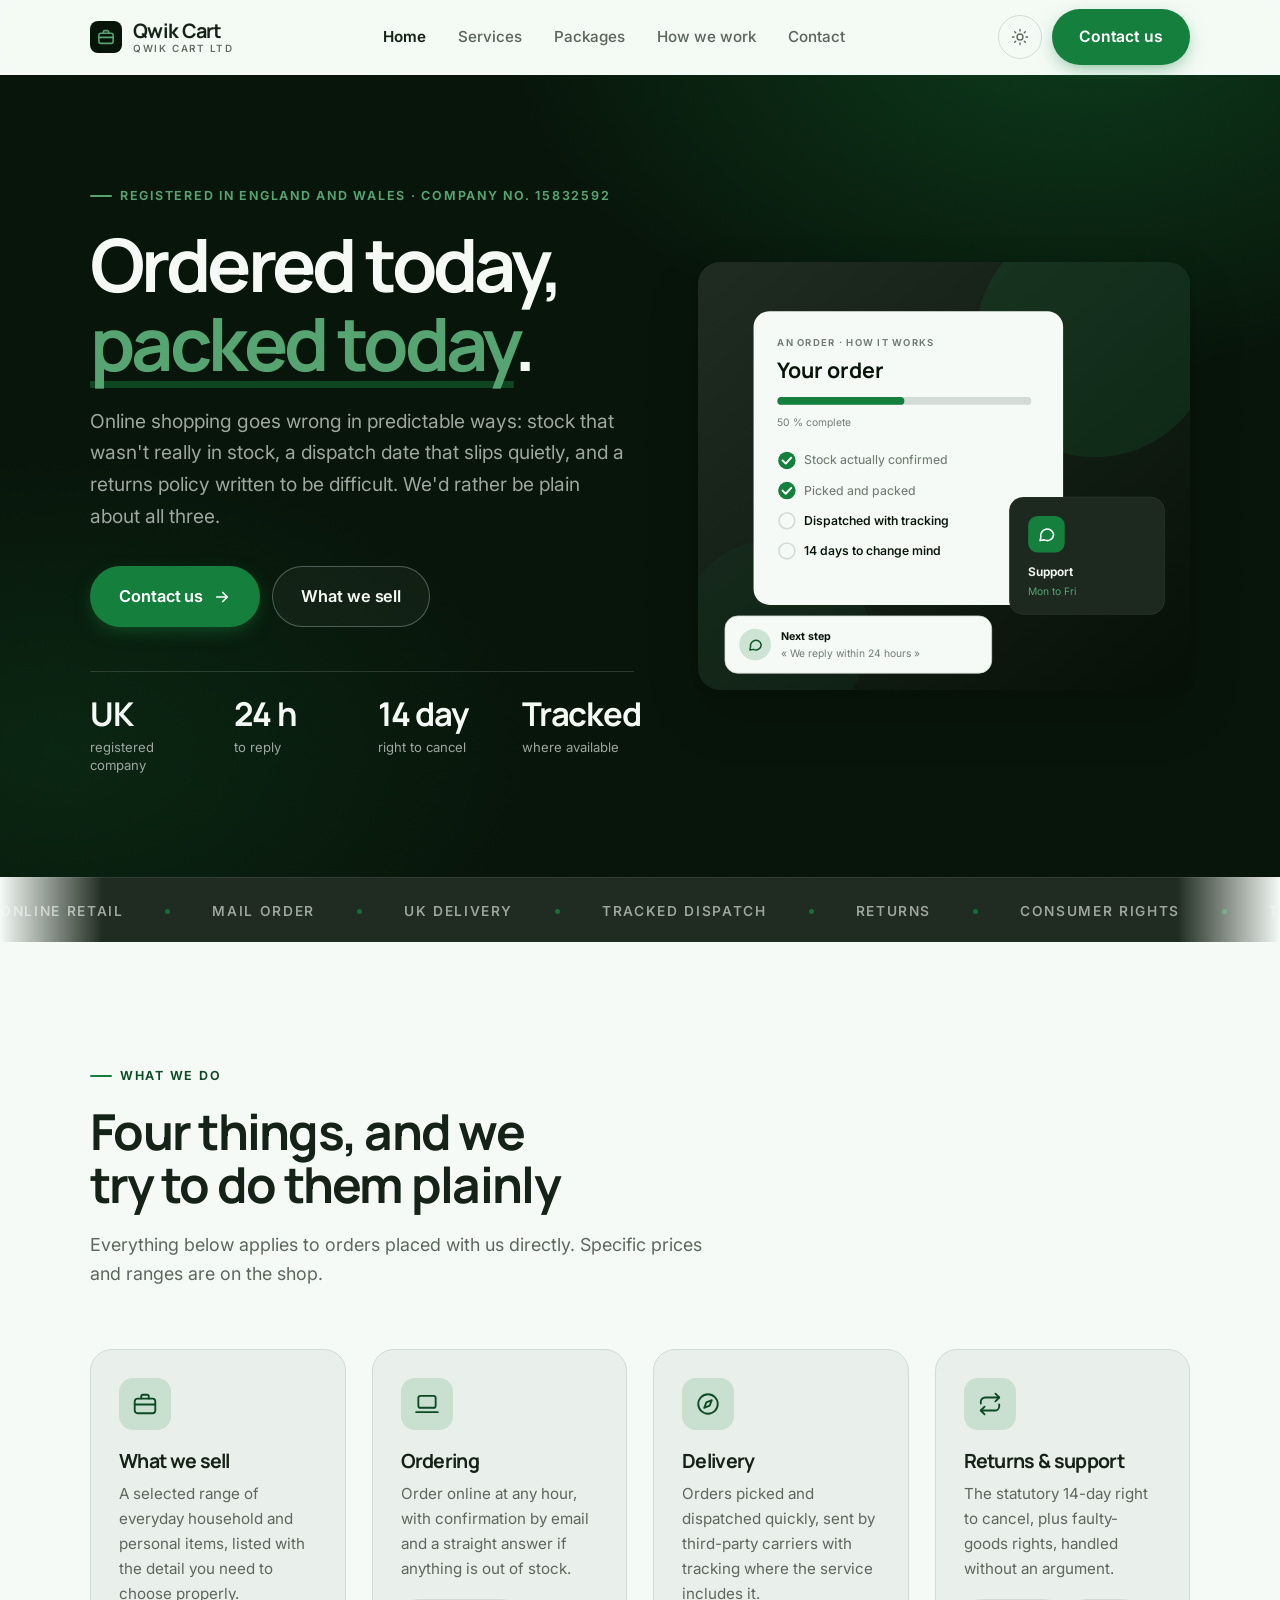
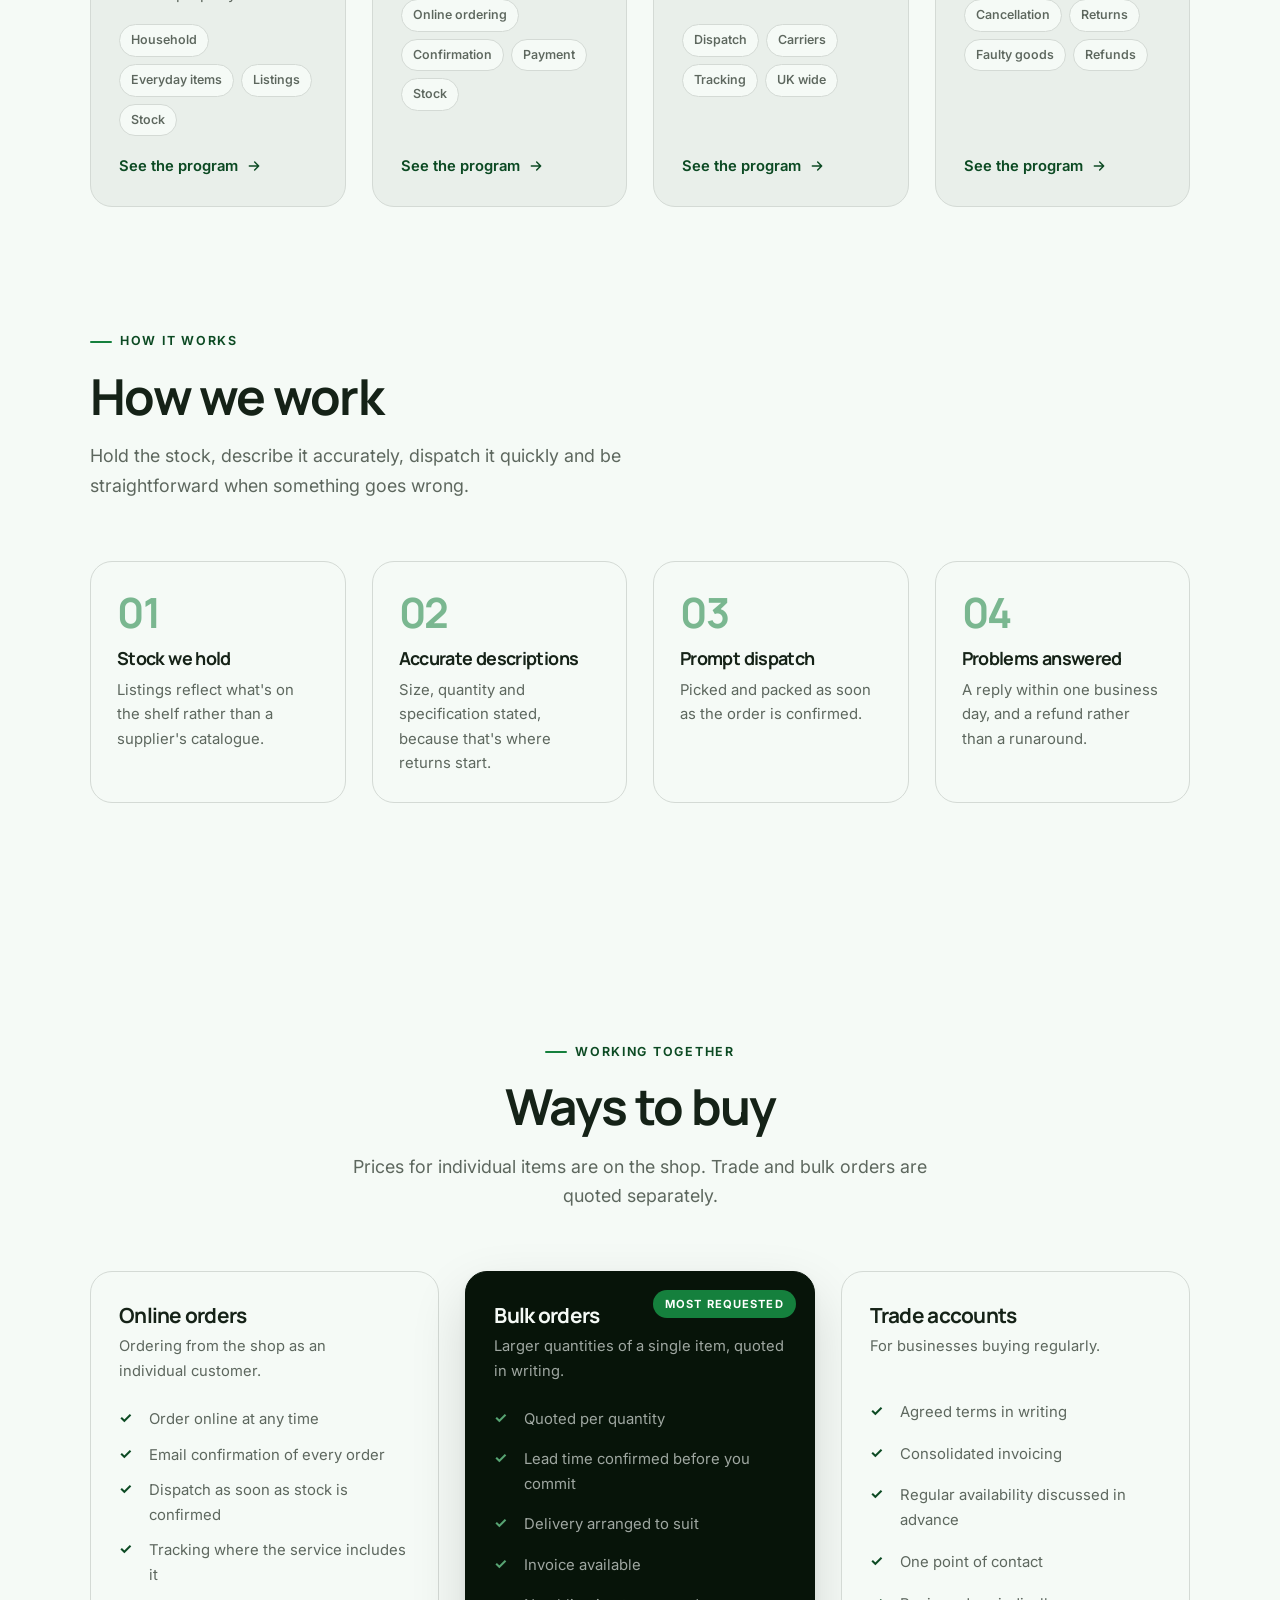
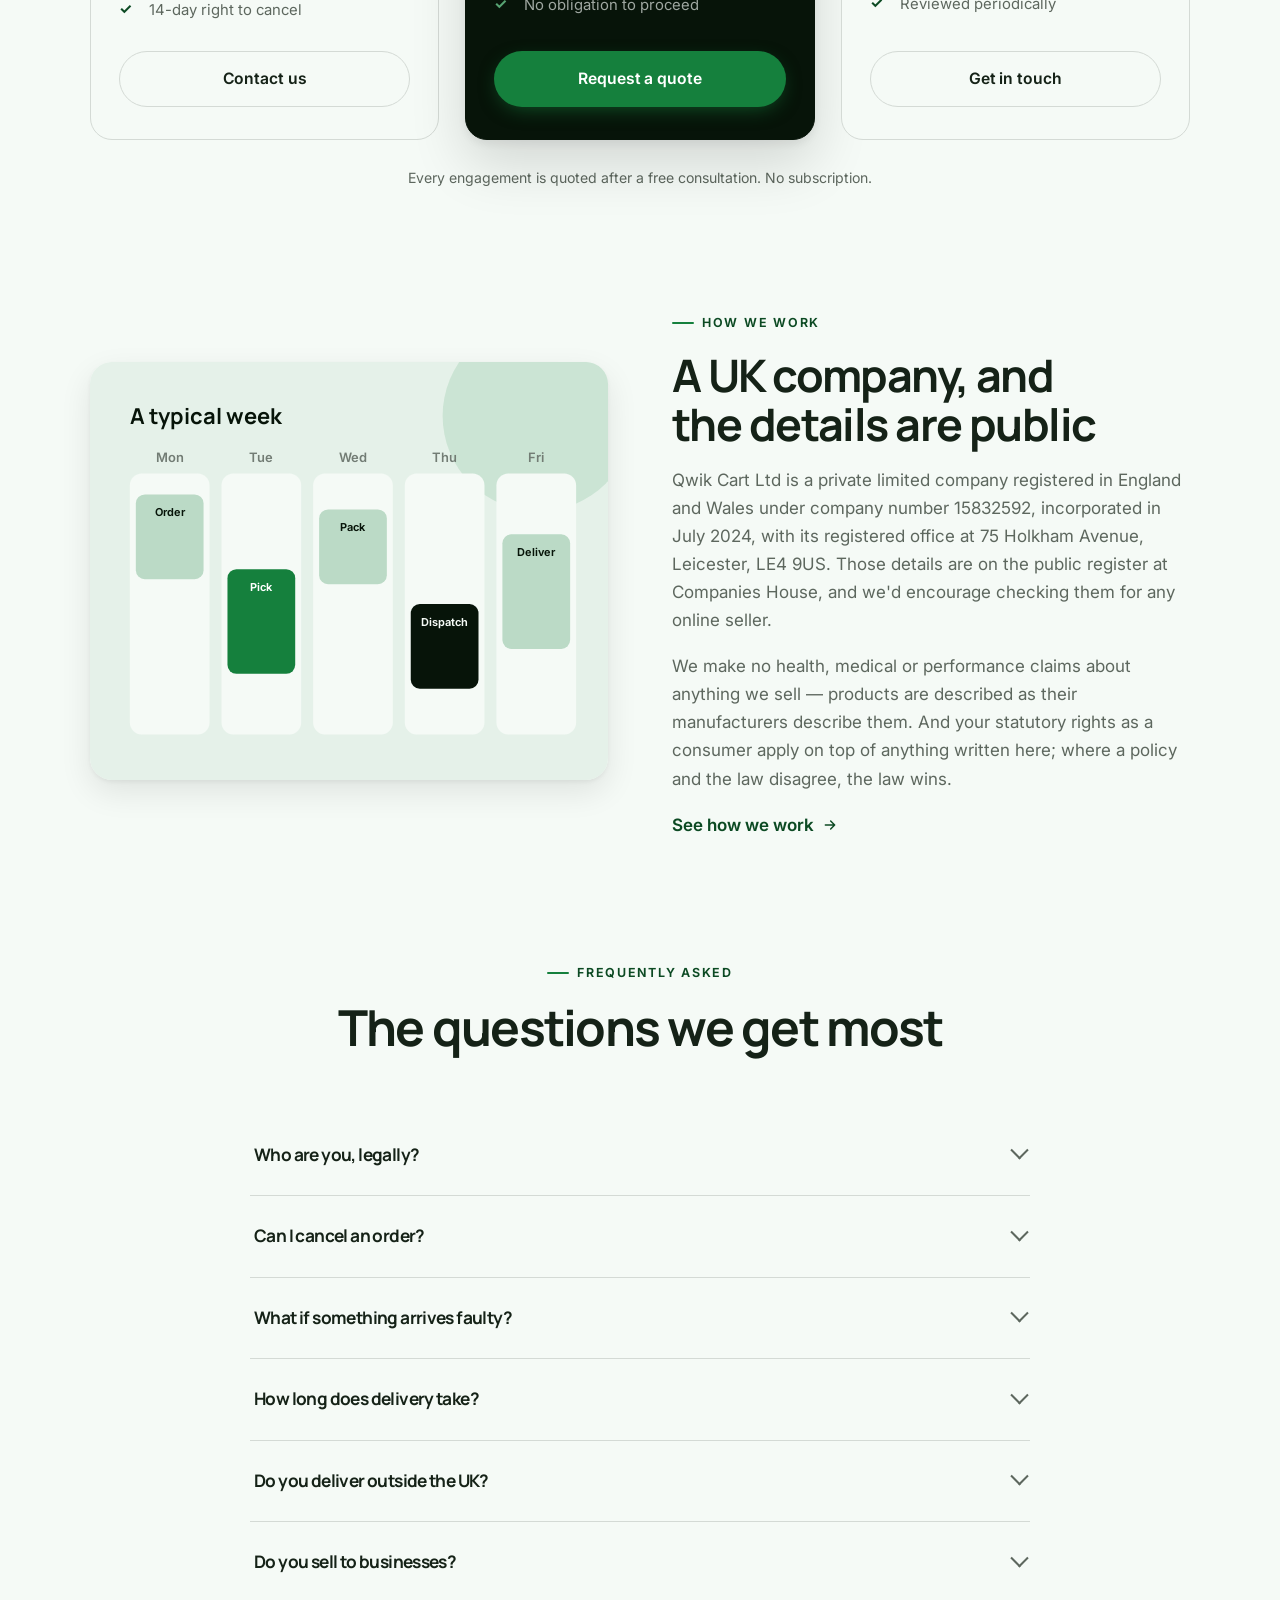
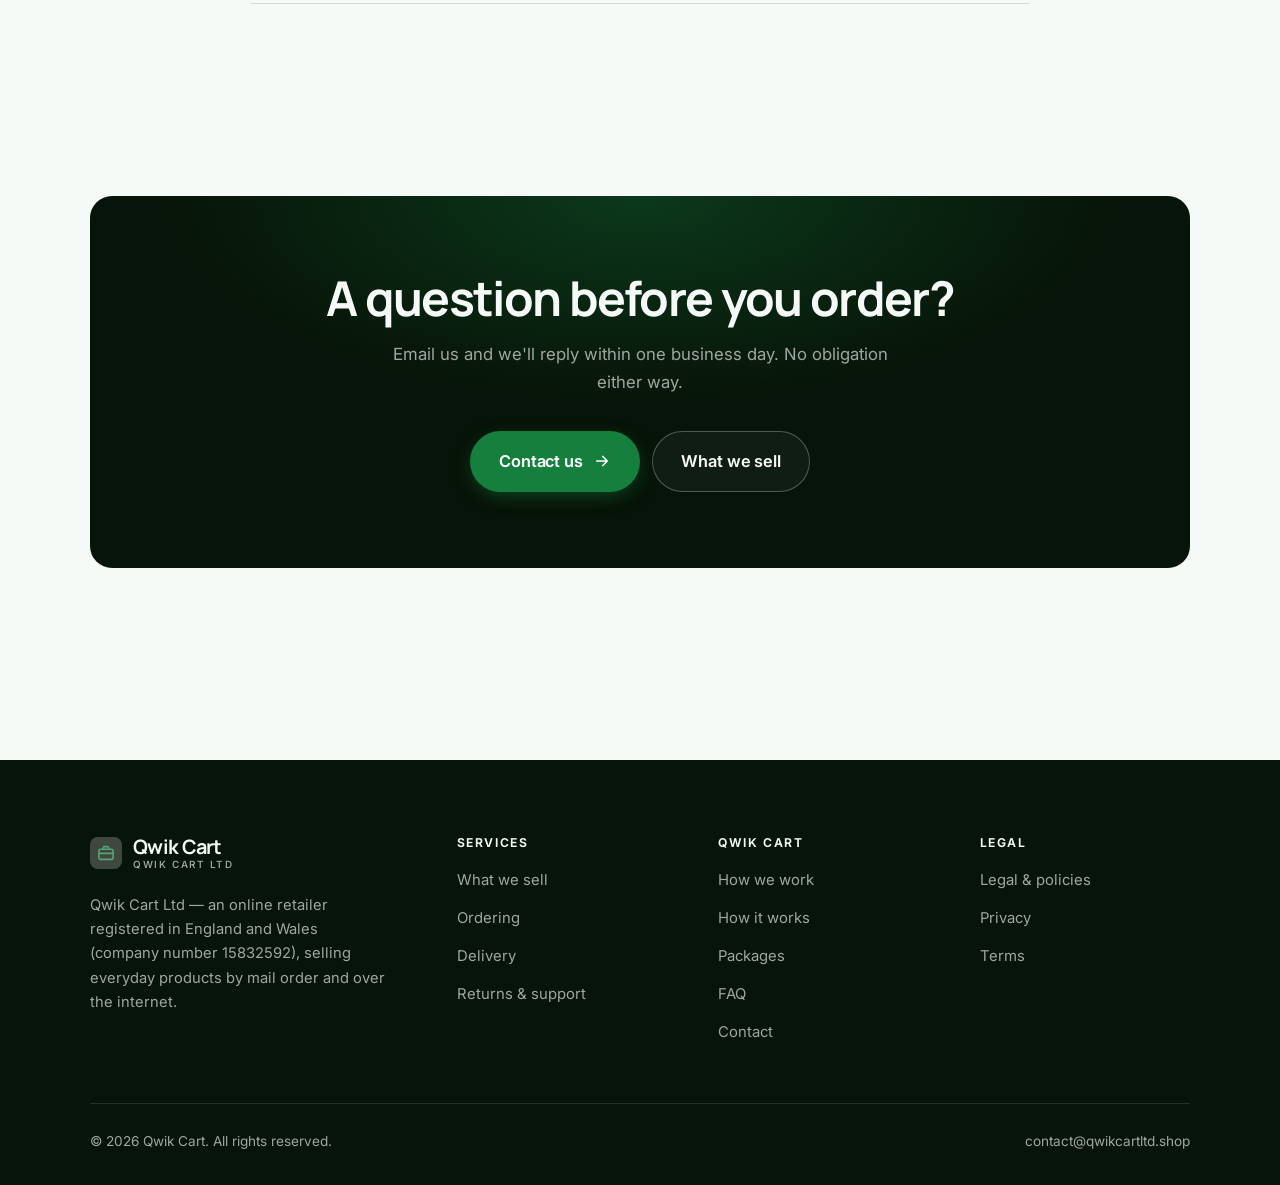
<file: index.html>
<!DOCTYPE html>
<html lang="en" class="no-js">
<head>
<meta charset="utf-8">
<meta name="viewport" content="width=device-width, initial-scale=1">
<title>Qwik Cart Ltd — online retail, delivered across the UK</title>
<meta name="description" content="Qwik Cart Ltd, an online retailer registered in England and Wales: everyday products ordered online, dispatched promptly, with clear delivery and returns.">
<link rel="canonical" href="https://qwikcartltd.shop/">

<meta property="og:type" content="website">
<meta property="og:url" content="https://qwikcartltd.shop/">
<meta property="og:site_name" content="Qwik Cart">
<meta property="og:locale" content="en_US">
<meta property="og:title" content="Qwik Cart Ltd — online retail, delivered across the UK">
<meta property="og:description" content="Qwik Cart Ltd, an online retailer registered in England and Wales: everyday products ordered online, dispatched promptly, with clear delivery and returns.">
<meta name="theme-color" content="#071409">

<link rel="icon" href="assets/img/favicon.svg" type="image/svg+xml">
<link rel="preconnect" href="https://fonts.googleapis.com">
<link rel="preconnect" href="https://fonts.gstatic.com" crossorigin>
<link rel="stylesheet" href="https://fonts.googleapis.com/css2?family=Manrope:wght@400..800&family=Inter:wght@400..700&display=swap">
<link rel="stylesheet" href="assets/css/style.css">

<!-- Thème appliqué avant le premier rendu (évite le flash) -->
<script>
document.documentElement.classList.remove('no-js');
(function(){try{var t=localStorage.getItem('site-theme');if(t){document.documentElement.setAttribute('data-theme',t);}}catch(e){}})();
</script>
<script type="application/ld+json">
{
  "@context": "https://schema.org",
  "@type": "Organization",
  "name": "Qwik Cart",
  "url": "https://qwikcartltd.shop/",
  "email": "contact@qwikcartltd.shop",
  "description": "Qwik Cart Ltd, an online retailer registered in England and Wales: everyday products ordered online, dispatched promptly, with clear delivery and returns.",
  "areaServed": "US",
  "knowsLanguage": "en"
}
</script>
</head>

<body>
<a class="skip-link" href="#main">Skip to main content</a>

<header class="site-header">
  <nav class="wrap nav" aria-label="Main navigation">
    <a class="brand" href="index.html">
      <svg class="brand__mark" viewBox="0 0 64 64" aria-hidden="true">
        <rect class="bm-bg" width="64" height="64" rx="16"/>
        <g class="bm-ic" transform="translate(14 14) scale(1.5)" fill="none" stroke-width="2.1" stroke-linecap="round" stroke-linejoin="round"><rect x="2.5" y="7" width="19" height="13.5" rx="2.5"/><path d="M8.5 7V5a1.5 1.5 0 0 1 1.5-1.5h4A1.5 1.5 0 0 1 15.5 5v2M2.5 12.5h19"/></g>
      </svg>
      <span>Qwik Cart<span class="brand__sub">Qwik Cart Ltd</span></span>
    </a>

    <ul class="nav__links" id="nav-links">
      <li><a href="index.html" aria-current="page">Home</a></li>
      <li><a href="programs.html">Services</a></li>
      <li><a href="index.html#pricing">Packages</a></li>
      <li><a href="about.html">How we work</a></li>
      <li><a href="contact.html">Contact</a></li>
      <li><a class="btn btn--primary" href="contact.html">Contact us</a></li>
    </ul>

    <div class="nav__cta">
      <button class="theme-toggle" type="button" aria-label="Switch to dark theme">
        <svg class="icon-sun" viewBox="0 0 24 24" fill="none" stroke="currentColor" stroke-width="1.8" stroke-linecap="round" aria-hidden="true"><circle cx="12" cy="12" r="4"/><path d="M12 2v2m0 16v2M2 12h2m16 0h2M4.9 4.9l1.4 1.4m11.4 11.4 1.4 1.4M19.1 4.9l-1.4 1.4M6.3 17.7l-1.4 1.4"/></svg>
        <svg class="icon-moon" viewBox="0 0 24 24" fill="none" stroke="currentColor" stroke-width="1.8" stroke-linecap="round" stroke-linejoin="round" aria-hidden="true"><path d="M21 12.8A9 9 0 1 1 11.2 3a7 7 0 0 0 9.8 9.8z"/></svg>
      </button>
      <a class="btn btn--primary" href="contact.html">Contact us</a>
      <button class="nav__toggle" type="button" aria-expanded="false" aria-controls="nav-links" aria-label="Open menu">
        <svg class="icon-open" viewBox="0 0 24 24" fill="none" stroke="currentColor" stroke-width="2" stroke-linecap="round" aria-hidden="true"><path d="M3 6h18M3 12h18M3 18h18"/></svg>
        <svg class="icon-close" viewBox="0 0 24 24" fill="none" stroke="currentColor" stroke-width="2" stroke-linecap="round" aria-hidden="true"><path d="M6 6l12 12M18 6L6 18"/></svg>
      </button>
    </div>
  </nav>
</header>

<main id="main">

<section class="hero">
  <div class="wrap hero__inner">
    <div>
      <span class="eyebrow hero__eyebrow">Registered in England and Wales · Company no. 15832592</span>
      <h1>Ordered today,<br> <em>packed today</em>.</h1>
      <p class="hero__lede">Online shopping goes wrong in predictable ways: stock that wasn't really in stock, a dispatch date that slips quietly, and a returns policy written to be difficult. We'd rather be plain about all three.</p>

      <div class="hero__actions">
        <a class="btn btn--primary btn--lg" href="contact.html">Contact us <svg viewBox="0 0 24 24" fill="none" stroke="currentColor" stroke-width="2.2" stroke-linecap="round" stroke-linejoin="round" aria-hidden="true"><path d="M5 12h14M13 6l6 6-6 6"/></svg></a>
        <a class="btn btn--on-dark btn--lg" href="programs.html">What we sell</a>
      </div>

      <ul class="hero__proof">
        <li><span class="stat__num">UK</span><span class="stat__label">registered company</span></li>
        <li><span class="stat__num">24 h</span><span class="stat__label">to reply</span></li>
        <li><span class="stat__num">14 day</span><span class="stat__label">right to cancel</span></li>
        <li><span class="stat__num">Tracked</span><span class="stat__label">where available</span></li>
      </ul>
    </div>

    <div class="hero__art">
      <svg viewBox="0 0 620 540" role="img" aria-label="How an order with Qwik Cart works, from stock confirmation to the right to cancel.">
        <defs>
          <linearGradient id="hbg" x1="0" y1="0" x2="1" y2="1">
            <stop offset="0" stop-color="#202c22"/><stop offset="1" stop-color="#061007"/>
          </linearGradient>
        </defs>
        <rect width="620" height="540" rx="22" fill="url(#hbg)"/>
        <circle cx="500" cy="96" r="150" fill="#15803d" opacity=".16"/>
        <circle cx="96" cy="470" r="120" fill="#15803d" opacity=".08"/>

        <g style="font-family: var(--font-body)">
          <!-- Carte programme -->
          <rect x="70" y="62" width="390" height="370" rx="20" fill="#f5faf6"/>
          <text x="100" y="106" font-size="12" font-weight="650" letter-spacing="1.6" fill="#727c74">AN ORDER · HOW IT WORKS</text>
          <text x="100" y="146" font-size="27" font-weight="700" fill="#071409" style="font-family: var(--font-display)">Your order</text>
          <rect x="100" y="170" width="320" height="10" rx="5" fill="#d4dad5"/>
          <rect x="100" y="170" width="160" height="10" rx="5" fill="#15803d"/>
          <text x="100" y="206" font-size="13" fill="#727c74">50 % complete</text>
          <circle cx="112" cy="250" r="11" fill="#15803d"/><path d="M106.5 250l4 4 7-7.5" fill="none" stroke="#ffffff" stroke-width="2.4" stroke-linecap="round" stroke-linejoin="round"/><text x="134" y="255" font-size="15.5" fill="#727c74" font-weight="450">Stock actually confirmed</text>
          <circle cx="112" cy="288" r="11" fill="#15803d"/><path d="M106.5 288l4 4 7-7.5" fill="none" stroke="#ffffff" stroke-width="2.4" stroke-linecap="round" stroke-linejoin="round"/><text x="134" y="293" font-size="15.5" fill="#727c74" font-weight="450">Picked and packed</text>
          <circle cx="112" cy="326" r="10" fill="none" stroke="#d4dad5" stroke-width="2"/><text x="134" y="331" font-size="15.5" fill="#071409" font-weight="560">Dispatched with tracking</text>
          <circle cx="112" cy="364" r="10" fill="none" stroke="#d4dad5" stroke-width="2"/><text x="134" y="369" font-size="15.5" fill="#071409" font-weight="560">14 days to change mind</text>

          <!-- Carte séance -->
          <rect x="392" y="296" width="196" height="148" rx="18" fill="#1d291f" stroke="#ffffff" stroke-opacity=".08"/>
          <rect x="416" y="320" width="46" height="46" rx="12" fill="#15803d"/>
          <g transform="translate(427 331)" fill="none" stroke="#ffffff" color="#ffffff" stroke-width="2" stroke-linecap="round" stroke-linejoin="round"><path d="M21 12a8 8 0 0 1-11.6 7.1L4 20l1-4.6A8 8 0 1 1 21 12z"/></g>
          <text x="416" y="396" font-size="15" font-weight="650" fill="#f5faf6">Support</text>
          <text x="416" y="420" font-size="13" fill="#57a473">Mon to Fri</text>

          <!-- Retour du coach -->
          <rect x="34" y="446" width="336" height="72" rx="16" fill="#f5faf6" stroke="#d4dad5"/>
          <circle cx="72" cy="482" r="20" fill="#cde4d5"/>
          <g transform="translate(62 472) scale(.84)" fill="none" stroke="#0e5328" stroke-width="2.2" stroke-linecap="round" stroke-linejoin="round"><path d="M21 12a8 8 0 0 1-11.6 7.1L4 20l1-4.6A8 8 0 1 1 21 12z"/></g>
          <text x="104" y="476" font-size="13.5" font-weight="700" fill="#071409">Next step</text>
          <text x="104" y="498" font-size="13" fill="#727c74">« We reply within 24 hours »</text>
        </g>
      </svg>
    </div>
  </div>
</section>

<div class="marquee" aria-hidden="true">
  <div class="marquee__track"><span>Online retail</span><span>Mail order</span><span>UK delivery</span><span>Tracked dispatch</span><span>Returns</span><span>Consumer rights</span><span>Trade enquiries</span><span>Bulk orders</span><span>Stock</span><span>Support</span><span>Online retail</span><span>Mail order</span><span>UK delivery</span><span>Tracked dispatch</span><span>Returns</span><span>Consumer rights</span><span>Trade enquiries</span><span>Bulk orders</span><span>Stock</span><span>Support</span></div>
</div>

<section class="section wrap" id="programs">
  <div class="section-head reveal">
    <span class="eyebrow">What we do</span>
    <h2>Four things, and we try to do them plainly</h2>
    <p>Everything below applies to orders placed with us directly. Specific prices and ranges are on the shop.</p>
  </div>
  <div class="grid grid--4 reveal-group">
    <a class="card" href="programs.html#range">
      <div class="card__icon"><svg viewBox="0 0 24 24" fill="none" stroke="currentColor" stroke-width="1.7" stroke-linecap="round" stroke-linejoin="round" aria-hidden="true"><rect x="2.5" y="7" width="19" height="13.5" rx="2.5"/><path d="M8.5 7V5a1.5 1.5 0 0 1 1.5-1.5h4A1.5 1.5 0 0 1 15.5 5v2M2.5 12.5h19"/></svg></div>
      <h3>What we sell</h3>
      <p>A selected range of everyday household and personal items, listed with the detail you need to choose properly.</p>
      <ul class="tags"><li>Household</li><li>Everyday items</li><li>Listings</li><li>Stock</li></ul>
      <span class="arrow-link">See the program <svg viewBox="0 0 24 24" fill="none" stroke="currentColor" stroke-width="2.2" stroke-linecap="round" stroke-linejoin="round" aria-hidden="true"><path d="M5 12h14M13 6l6 6-6 6"/></svg></span>
    </a>
    <a class="card" href="programs.html#ordering">
      <div class="card__icon"><svg viewBox="0 0 24 24" fill="none" stroke="currentColor" stroke-width="1.7" stroke-linecap="round" stroke-linejoin="round" aria-hidden="true"><rect x="4" y="4.5" width="16" height="11" rx="2"/><path d="M2 19.5h20"/></svg></div>
      <h3>Ordering</h3>
      <p>Order online at any hour, with confirmation by email and a straight answer if anything is out of stock.</p>
      <ul class="tags"><li>Online ordering</li><li>Confirmation</li><li>Payment</li><li>Stock</li></ul>
      <span class="arrow-link">See the program <svg viewBox="0 0 24 24" fill="none" stroke="currentColor" stroke-width="2.2" stroke-linecap="round" stroke-linejoin="round" aria-hidden="true"><path d="M5 12h14M13 6l6 6-6 6"/></svg></span>
    </a>
    <a class="card" href="programs.html#delivery">
      <div class="card__icon"><svg viewBox="0 0 24 24" fill="none" stroke="currentColor" stroke-width="1.7" stroke-linecap="round" stroke-linejoin="round" aria-hidden="true"><circle cx="12" cy="12" r="9"/><path d="M15.5 8.5 13.5 13.5 8.5 15.5 10.5 10.5z"/></svg></div>
      <h3>Delivery</h3>
      <p>Orders picked and dispatched quickly, sent by third-party carriers with tracking where the service includes it.</p>
      <ul class="tags"><li>Dispatch</li><li>Carriers</li><li>Tracking</li><li>UK wide</li></ul>
      <span class="arrow-link">See the program <svg viewBox="0 0 24 24" fill="none" stroke="currentColor" stroke-width="2.2" stroke-linecap="round" stroke-linejoin="round" aria-hidden="true"><path d="M5 12h14M13 6l6 6-6 6"/></svg></span>
    </a>
    <a class="card" href="programs.html#returns">
      <div class="card__icon"><svg viewBox="0 0 24 24" fill="none" stroke="currentColor" stroke-width="1.7" stroke-linecap="round" stroke-linejoin="round" aria-hidden="true"><path d="M17 2.5l3.5 3.5L17 9.5"/><path d="M3.5 11.5V10A4 4 0 0 1 7.5 6h13M7 21.5 3.5 18 7 14.5"/><path d="M20.5 12.5V14a4 4 0 0 1-4 4h-13"/></svg></div>
      <h3>Returns &amp; support</h3>
      <p>The statutory 14-day right to cancel, plus faulty-goods rights, handled without an argument.</p>
      <ul class="tags"><li>Cancellation</li><li>Returns</li><li>Faulty goods</li><li>Refunds</li></ul>
      <span class="arrow-link">See the program <svg viewBox="0 0 24 24" fill="none" stroke="currentColor" stroke-width="2.2" stroke-linecap="round" stroke-linejoin="round" aria-hidden="true"><path d="M5 12h14M13 6l6 6-6 6"/></svg></span>
    </a>
  </div>
</section>

<section class="section section--flush wrap" id="how-it-works">
  <div class="section-head reveal">
    <span class="eyebrow">How it works</span>
    <h2>How we work</h2>
    <p>Hold the stock, describe it accurately, dispatch it quickly and be straightforward when something goes wrong.</p>
  </div>
  <div class="grid grid--4 steps reveal-group">
    <article class="step">
      <h3>Stock we hold</h3>
      <p>Listings reflect what's on the shelf rather than a supplier's catalogue.</p>
    </article>
    <article class="step">
      <h3>Accurate descriptions</h3>
      <p>Size, quantity and specification stated, because that's where returns start.</p>
    </article>
    <article class="step">
      <h3>Prompt dispatch</h3>
      <p>Picked and packed as soon as the order is confirmed.</p>
    </article>
    <article class="step">
      <h3>Problems answered</h3>
      <p>A reply within one business day, and a refund rather than a runaround.</p>
    </article>
  </div>
</section>

<section class="section wrap" id="pricing">
  <div class="section-head section-head--center reveal">
    <span class="eyebrow">Working together</span>
    <h2>Ways to buy</h2>
    <p>Prices for individual items are on the shop. Trade and bulk orders are quoted separately.</p>
  </div>
  <div class="grid grid--3 plans reveal-group">
    <article class="plan">
      
      <h3>Online orders</h3>
      <p class="plan__desc">Ordering from the shop as an individual customer.</p>
      
      <ul class="plan__features">
        <li>Order online at any time</li>
        <li>Email confirmation of every order</li>
        <li>Dispatch as soon as stock is confirmed</li>
        <li>Tracking where the service includes it</li>
        <li>14-day right to cancel</li>
      </ul>
      <a class="btn btn--ghost btn--block" href="contact.html">Contact us</a>
    </article>
    <article class="plan plan--featured">
      <span class="plan__tag">Most requested</span>
      <h3>Bulk orders</h3>
      <p class="plan__desc">Larger quantities of a single item, quoted in writing.</p>
      
      <ul class="plan__features">
        <li>Quoted per quantity</li>
        <li>Lead time confirmed before you commit</li>
        <li>Delivery arranged to suit</li>
        <li>Invoice available</li>
        <li>No obligation to proceed</li>
      </ul>
      <a class="btn btn--primary btn--block" href="contact.html">Request a quote</a>
    </article>
    <article class="plan">
      
      <h3>Trade accounts</h3>
      <p class="plan__desc">For businesses buying regularly.</p>
      
      <ul class="plan__features">
        <li>Agreed terms in writing</li>
        <li>Consolidated invoicing</li>
        <li>Regular availability discussed in advance</li>
        <li>One point of contact</li>
        <li>Reviewed periodically</li>
      </ul>
      <a class="btn btn--ghost btn--block" href="contact.html">Get in touch</a>
    </article>
  </div>
  <p class="plans-note">Every engagement is quoted after a free consultation. No subscription.</p>
</section>

<section class="section section--flush wrap">
  <div class="split reveal">
    <div class="split__art">
      <svg viewBox="0 0 520 420" role="img" aria-label="Example of a typical week: Order, Pick, Pack, Dispatch, Deliver.">
        <rect width="520" height="420" rx="20" fill="#e5f1e9"/>
        <circle cx="450" cy="54" r="96" fill="#15803d" opacity=".12"/>
        <g style="font-family: var(--font-body)">
        <text x="40" y="62" font-size="22" font-weight="700" fill="#071409" style="font-family: var(--font-display)">A typical week</text>
        <text x="80" y="100" text-anchor="middle" font-size="13" font-weight="600" fill="#727c74">Mon</text>
        <rect x="40" y="112" width="80" height="262" rx="12" fill="#f5faf6"/>
        <rect x="46" y="133" width="68" height="85" rx="9" fill="#bbdac6"/>
        <text x="80" y="155" text-anchor="middle" font-size="11" font-weight="650" fill="#071409">Order</text>
        <text x="172" y="100" text-anchor="middle" font-size="13" font-weight="600" fill="#727c74">Tue</text>
        <rect x="132" y="112" width="80" height="262" rx="12" fill="#f5faf6"/>
        <rect x="138" y="208" width="68" height="105" rx="9" fill="#15803d"/>
        <text x="172" y="230" text-anchor="middle" font-size="11" font-weight="650" fill="#ffffff">Pick</text>
        <text x="264" y="100" text-anchor="middle" font-size="13" font-weight="600" fill="#727c74">Wed</text>
        <rect x="224" y="112" width="80" height="262" rx="12" fill="#f5faf6"/>
        <rect x="230" y="148" width="68" height="75" rx="9" fill="#bbdac6"/>
        <text x="264" y="170" text-anchor="middle" font-size="11" font-weight="650" fill="#071409">Pack</text>
        <text x="356" y="100" text-anchor="middle" font-size="13" font-weight="600" fill="#727c74">Thu</text>
        <rect x="316" y="112" width="80" height="262" rx="12" fill="#f5faf6"/>
        <rect x="322" y="243" width="68" height="85" rx="9" fill="#071409"/>
        <text x="356" y="265" text-anchor="middle" font-size="11" font-weight="650" fill="#f5faf6">Dispatch</text>
        <text x="448" y="100" text-anchor="middle" font-size="13" font-weight="600" fill="#727c74">Fri</text>
        <rect x="408" y="112" width="80" height="262" rx="12" fill="#f5faf6"/>
        <rect x="414" y="173" width="68" height="115" rx="9" fill="#bbdac6"/>
        <text x="448" y="195" text-anchor="middle" font-size="11" font-weight="650" fill="#071409">Deliver</text>
        </g>
      </svg>
    </div>
    <div>
      <span class="eyebrow">How we work</span>
      <h2>A UK company, and the details are public</h2>
      <p>Qwik Cart Ltd is a private limited company registered in England and Wales under company number 15832592, incorporated in July 2024, with its registered office at 75 Holkham Avenue, Leicester, LE4 9US. Those details are on the public register at Companies House, and we'd encourage checking them for any online seller.</p>
      <p>We make no health, medical or performance claims about anything we sell — products are described as their manufacturers describe them. And your statutory rights as a consumer apply on top of anything written here; where a policy and the law disagree, the law wins.</p>
      <p><a class="arrow-link" href="about.html">See how we work <svg viewBox="0 0 24 24" fill="none" stroke="currentColor" stroke-width="2.2" stroke-linecap="round" stroke-linejoin="round" aria-hidden="true"><path d="M5 12h14M13 6l6 6-6 6"/></svg></a></p>
    </div>
  </div>
</section>

<section class="section section--flush wrap" id="faq">
  <div class="section-head section-head--center reveal">
    <span class="eyebrow">Frequently asked</span>
    <h2>The questions we get most</h2>
  </div>
  <div class="faq reveal">
    <details>
      <summary>Who are you, legally?</summary>
      <p>Qwik Cart Ltd, registered in England and Wales, company number 15832592, registered office 75 Holkham Avenue, Leicester, LE4 9US. All of it is verifiable on the Companies House register.</p>
    </details>
    <details>
      <summary>Can I cancel an order?</summary>
      <p>If you're buying as a consumer, yes — you have 14 days from delivery to cancel most orders under the Consumer Contracts Regulations 2013, and we don't make that difficult.</p>
    </details>
    <details>
      <summary>What if something arrives faulty?</summary>
      <p>You have separate rights for faulty or misdescribed goods, independent of the 14-day cancellation right. Email us and we'll sort it rather than quoting policy at you.</p>
    </details>
    <details>
      <summary>How long does delivery take?</summary>
      <p>[YOUR TYPICAL DELIVERY TIMES]. Delivery is by third-party carriers, so we give realistic ranges rather than promising a specific hour.</p>
    </details>
    <details>
      <summary>Do you deliver outside the UK?</summary>
      <p>[YOUR POSITION ON INTERNATIONAL DELIVERY]. Ask us before ordering if you're outside UK mainland.</p>
    </details>
    <details>
      <summary>Do you sell to businesses?</summary>
      <p>Yes — bulk orders and trade accounts are quoted separately. Tell us the item and quantity and we'll come back in writing.</p>
    </details>
  </div>
</section>

<section class="wrap section--tight">
  <div class="cta-band reveal">
    <h2>A question before you order?</h2>
    <p>Email us and we'll reply within one business day. No obligation either way.</p>
    <div class="hero__actions">
      <a class="btn btn--primary btn--lg" href="contact.html">Contact us <svg viewBox="0 0 24 24" fill="none" stroke="currentColor" stroke-width="2.2" stroke-linecap="round" stroke-linejoin="round" aria-hidden="true"><path d="M5 12h14M13 6l6 6-6 6"/></svg></a>
      <a class="btn btn--on-dark btn--lg" href="programs.html">What we sell</a>
    </div>
  </div>
</section>

</main>

<footer class="site-footer">
  <div class="wrap">
    <div class="footer__grid">
      <div class="footer__brand">
        <a class="brand" href="index.html">
          <svg class="brand__mark" viewBox="0 0 64 64" aria-hidden="true">
        <rect class="bm-bg" width="64" height="64" rx="16"/>
        <g class="bm-ic" transform="translate(14 14) scale(1.5)" fill="none" stroke-width="2.1" stroke-linecap="round" stroke-linejoin="round"><rect x="2.5" y="7" width="19" height="13.5" rx="2.5"/><path d="M8.5 7V5a1.5 1.5 0 0 1 1.5-1.5h4A1.5 1.5 0 0 1 15.5 5v2M2.5 12.5h19"/></g>
      </svg>
          <span>Qwik Cart<span class="brand__sub">Qwik Cart Ltd</span></span>
        </a>
        <p>Qwik Cart Ltd — an online retailer registered in England and Wales (company number 15832592), selling everyday products by mail order and over the internet.</p>
      </div>

      <div class="footer__col">
        <h4>Services</h4>
        <ul>
          <li><a href="programs.html#range">What we sell</a></li>
          <li><a href="programs.html#ordering">Ordering</a></li>
          <li><a href="programs.html#delivery">Delivery</a></li>
          <li><a href="programs.html#returns">Returns &amp; support</a></li>
        </ul>
      </div>

      <div class="footer__col">
        <h4>Qwik Cart</h4>
        <ul>
          <li><a href="about.html">How we work</a></li>
          <li><a href="index.html#how-it-works">How it works</a></li>
          <li><a href="index.html#pricing">Packages</a></li>
          <li><a href="index.html#faq">FAQ</a></li>
          <li><a href="contact.html">Contact</a></li>
        </ul>
      </div>

      <div class="footer__col">
        <h4>Legal</h4>
        <ul>
          <li><a href="legal.html">Legal &amp; policies</a></li>
          <li><a href="legal.html#privacy">Privacy</a></li>
          <li><a href="legal.html#terms">Terms</a></li>
        </ul>
      </div>
    </div>

    <div class="footer__bottom">
      <p>© <span data-year>2026</span> Qwik Cart. All rights reserved.</p>
      <p><a href="mailto:contact@qwikcartltd.shop">contact@qwikcartltd.shop</a></p>
    </div>
  </div>
</footer>

<script src="assets/js/main.js" defer></script>
</body>
</html>
</file>
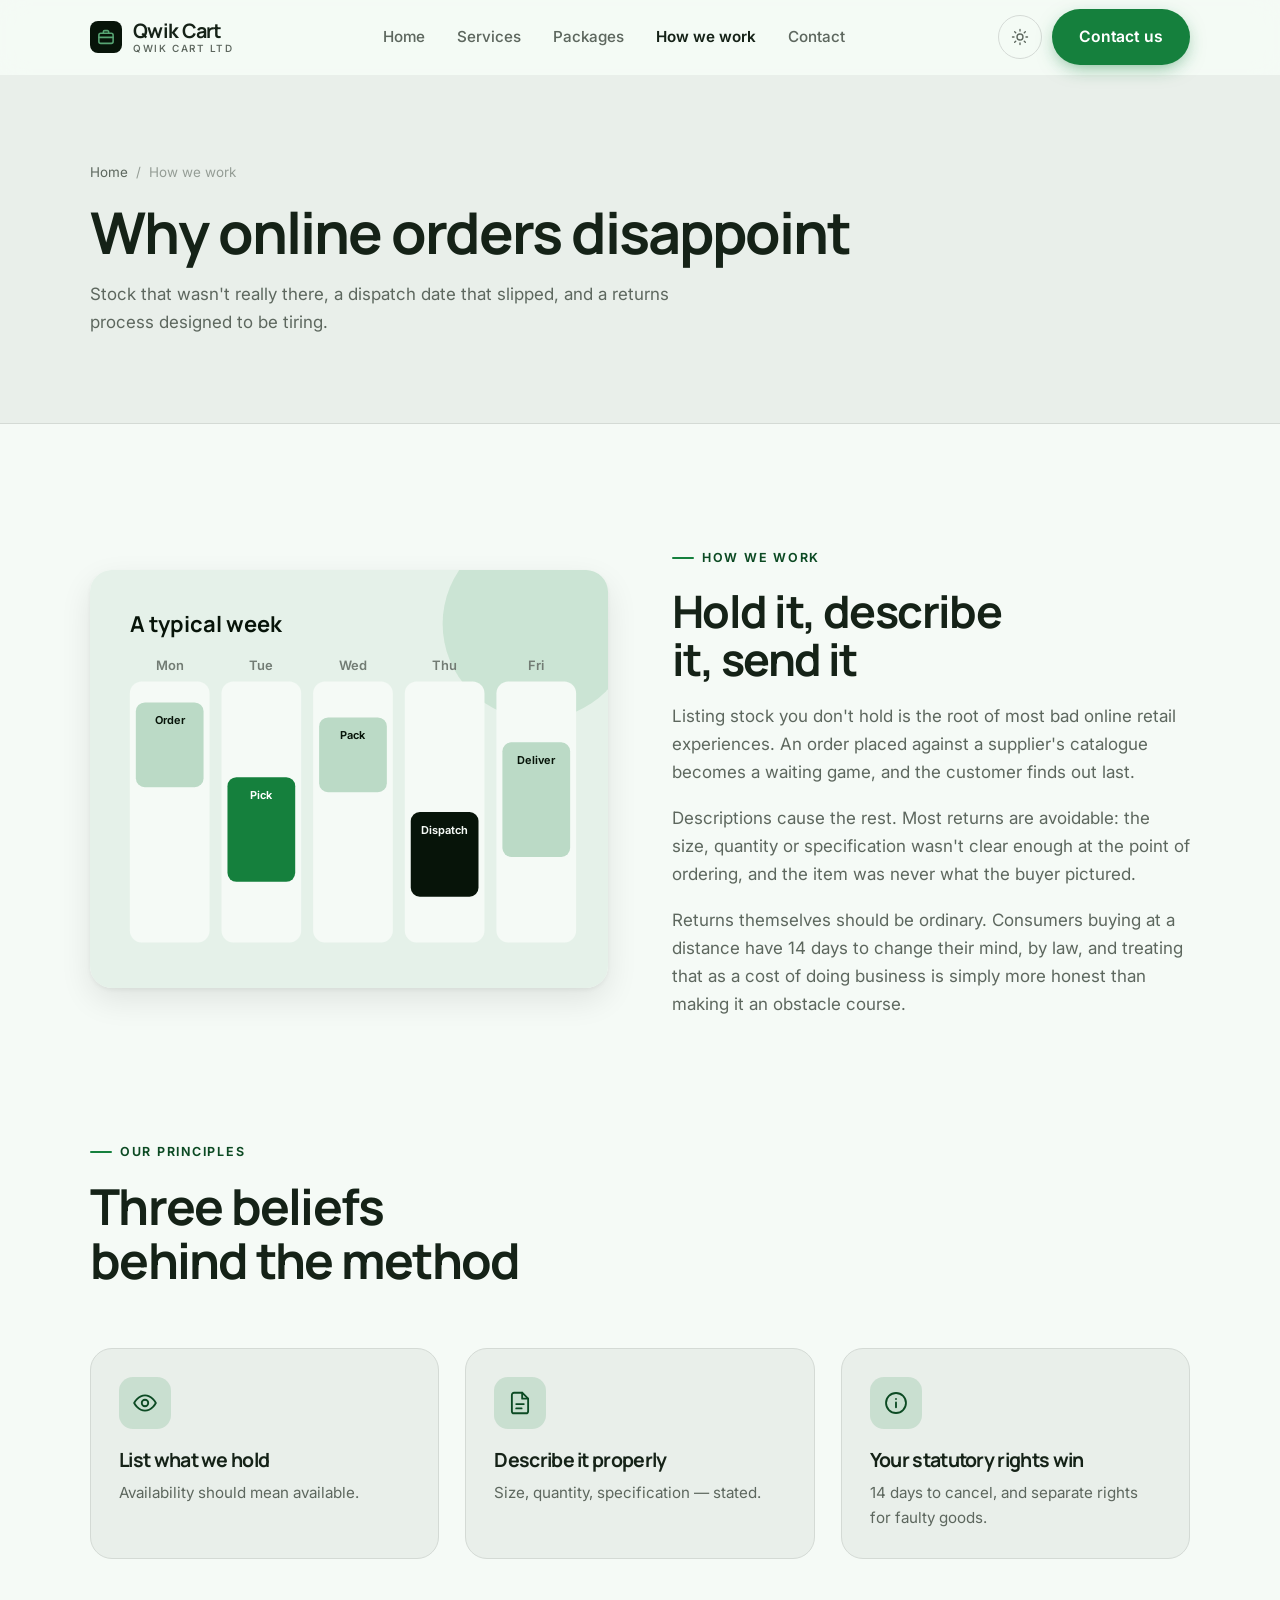
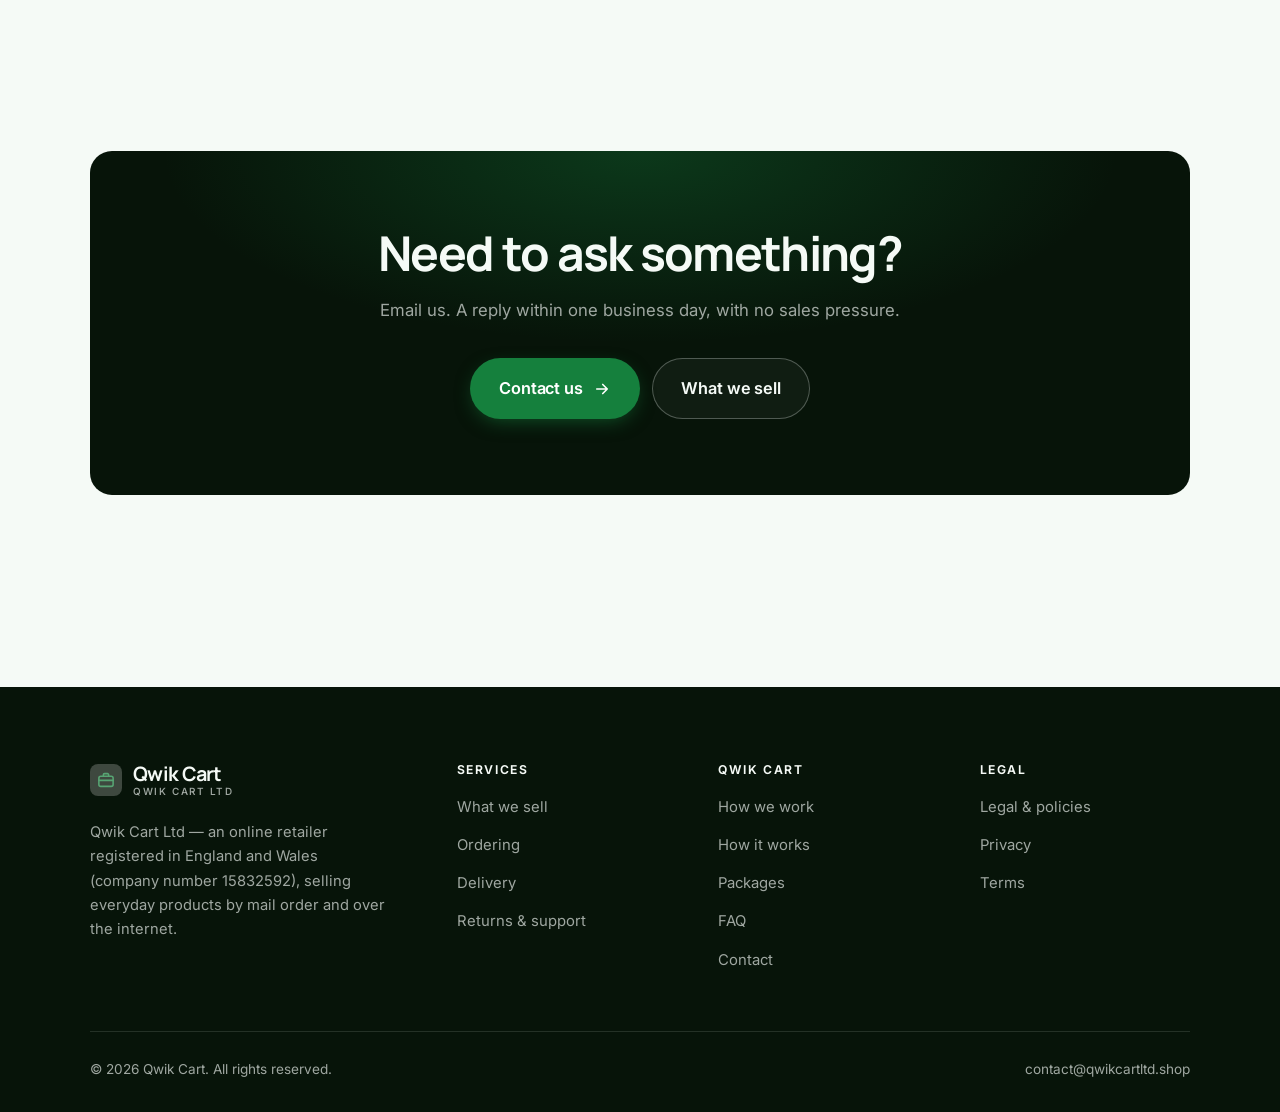
<file: about.html>
<!DOCTYPE html>
<html lang="en" class="no-js">
<head>
<meta charset="utf-8">
<meta name="viewport" content="width=device-width, initial-scale=1">
<title>How we work — Qwik Cart</title>
<meta name="description" content="About Qwik Cart Ltd, an online retailer registered in England and Wales, company number 15832592.">
<link rel="canonical" href="https://qwikcartltd.shop/about.html">

<meta property="og:type" content="website">
<meta property="og:url" content="https://qwikcartltd.shop/about.html">
<meta property="og:site_name" content="Qwik Cart">
<meta property="og:locale" content="en_US">
<meta property="og:title" content="How we work — Qwik Cart">
<meta property="og:description" content="About Qwik Cart Ltd, an online retailer registered in England and Wales, company number 15832592.">
<meta name="theme-color" content="#071409">

<link rel="icon" href="assets/img/favicon.svg" type="image/svg+xml">
<link rel="preconnect" href="https://fonts.googleapis.com">
<link rel="preconnect" href="https://fonts.gstatic.com" crossorigin>
<link rel="stylesheet" href="https://fonts.googleapis.com/css2?family=Manrope:wght@400..800&family=Inter:wght@400..700&display=swap">
<link rel="stylesheet" href="assets/css/style.css">

<!-- Thème appliqué avant le premier rendu (évite le flash) -->
<script>
document.documentElement.classList.remove('no-js');
(function(){try{var t=localStorage.getItem('site-theme');if(t){document.documentElement.setAttribute('data-theme',t);}}catch(e){}})();
</script>
</head>

<body>
<a class="skip-link" href="#main">Skip to main content</a>

<header class="site-header">
  <nav class="wrap nav" aria-label="Main navigation">
    <a class="brand" href="index.html">
      <svg class="brand__mark" viewBox="0 0 64 64" aria-hidden="true">
        <rect class="bm-bg" width="64" height="64" rx="16"/>
        <g class="bm-ic" transform="translate(14 14) scale(1.5)" fill="none" stroke-width="2.1" stroke-linecap="round" stroke-linejoin="round"><rect x="2.5" y="7" width="19" height="13.5" rx="2.5"/><path d="M8.5 7V5a1.5 1.5 0 0 1 1.5-1.5h4A1.5 1.5 0 0 1 15.5 5v2M2.5 12.5h19"/></g>
      </svg>
      <span>Qwik Cart<span class="brand__sub">Qwik Cart Ltd</span></span>
    </a>

    <ul class="nav__links" id="nav-links">
      <li><a href="index.html">Home</a></li>
      <li><a href="programs.html">Services</a></li>
      <li><a href="index.html#pricing">Packages</a></li>
      <li><a href="about.html" aria-current="page">How we work</a></li>
      <li><a href="contact.html">Contact</a></li>
      <li><a class="btn btn--primary" href="contact.html">Contact us</a></li>
    </ul>

    <div class="nav__cta">
      <button class="theme-toggle" type="button" aria-label="Switch to dark theme">
        <svg class="icon-sun" viewBox="0 0 24 24" fill="none" stroke="currentColor" stroke-width="1.8" stroke-linecap="round" aria-hidden="true"><circle cx="12" cy="12" r="4"/><path d="M12 2v2m0 16v2M2 12h2m16 0h2M4.9 4.9l1.4 1.4m11.4 11.4 1.4 1.4M19.1 4.9l-1.4 1.4M6.3 17.7l-1.4 1.4"/></svg>
        <svg class="icon-moon" viewBox="0 0 24 24" fill="none" stroke="currentColor" stroke-width="1.8" stroke-linecap="round" stroke-linejoin="round" aria-hidden="true"><path d="M21 12.8A9 9 0 1 1 11.2 3a7 7 0 0 0 9.8 9.8z"/></svg>
      </button>
      <a class="btn btn--primary" href="contact.html">Contact us</a>
      <button class="nav__toggle" type="button" aria-expanded="false" aria-controls="nav-links" aria-label="Open menu">
        <svg class="icon-open" viewBox="0 0 24 24" fill="none" stroke="currentColor" stroke-width="2" stroke-linecap="round" aria-hidden="true"><path d="M3 6h18M3 12h18M3 18h18"/></svg>
        <svg class="icon-close" viewBox="0 0 24 24" fill="none" stroke="currentColor" stroke-width="2" stroke-linecap="round" aria-hidden="true"><path d="M6 6l12 12M18 6L6 18"/></svg>
      </button>
    </div>
  </nav>
</header>

<main id="main">

<section class="page-head">
  <div class="wrap">
    <nav class="breadcrumb" aria-label="Breadcrumb">
      <a href="index.html">Home</a><span>/</span><span aria-current="page">How we work</span>
    </nav>
    <h1>Why online orders disappoint</h1>
    <p>Stock that wasn't really there, a dispatch date that slipped, and a returns process designed to be tiring.</p>
  </div>
</section>

<section class="section wrap">
  <div class="split reveal">
    <div class="split__art">
      <svg viewBox="0 0 520 420" role="img" aria-label="Example of a typical week: Order, Pick, Pack, Dispatch, Deliver.">
        <rect width="520" height="420" rx="20" fill="#e5f1e9"/>
        <circle cx="450" cy="54" r="96" fill="#15803d" opacity=".12"/>
        <g style="font-family: var(--font-body)">
        <text x="40" y="62" font-size="22" font-weight="700" fill="#071409" style="font-family: var(--font-display)">A typical week</text>
        <text x="80" y="100" text-anchor="middle" font-size="13" font-weight="600" fill="#727c74">Mon</text>
        <rect x="40" y="112" width="80" height="262" rx="12" fill="#f5faf6"/>
        <rect x="46" y="133" width="68" height="85" rx="9" fill="#bbdac6"/>
        <text x="80" y="155" text-anchor="middle" font-size="11" font-weight="650" fill="#071409">Order</text>
        <text x="172" y="100" text-anchor="middle" font-size="13" font-weight="600" fill="#727c74">Tue</text>
        <rect x="132" y="112" width="80" height="262" rx="12" fill="#f5faf6"/>
        <rect x="138" y="208" width="68" height="105" rx="9" fill="#15803d"/>
        <text x="172" y="230" text-anchor="middle" font-size="11" font-weight="650" fill="#ffffff">Pick</text>
        <text x="264" y="100" text-anchor="middle" font-size="13" font-weight="600" fill="#727c74">Wed</text>
        <rect x="224" y="112" width="80" height="262" rx="12" fill="#f5faf6"/>
        <rect x="230" y="148" width="68" height="75" rx="9" fill="#bbdac6"/>
        <text x="264" y="170" text-anchor="middle" font-size="11" font-weight="650" fill="#071409">Pack</text>
        <text x="356" y="100" text-anchor="middle" font-size="13" font-weight="600" fill="#727c74">Thu</text>
        <rect x="316" y="112" width="80" height="262" rx="12" fill="#f5faf6"/>
        <rect x="322" y="243" width="68" height="85" rx="9" fill="#071409"/>
        <text x="356" y="265" text-anchor="middle" font-size="11" font-weight="650" fill="#f5faf6">Dispatch</text>
        <text x="448" y="100" text-anchor="middle" font-size="13" font-weight="600" fill="#727c74">Fri</text>
        <rect x="408" y="112" width="80" height="262" rx="12" fill="#f5faf6"/>
        <rect x="414" y="173" width="68" height="115" rx="9" fill="#bbdac6"/>
        <text x="448" y="195" text-anchor="middle" font-size="11" font-weight="650" fill="#071409">Deliver</text>
        </g>
      </svg>
    </div>
    <div>
      <span class="eyebrow">How we work</span>
      <h2>Hold it, describe it, send it</h2>
      <p>Listing stock you don't hold is the root of most bad online retail experiences. An order placed against a supplier's catalogue becomes a waiting game, and the customer finds out last.</p>
      <p>Descriptions cause the rest. Most returns are avoidable: the size, quantity or specification wasn't clear enough at the point of ordering, and the item was never what the buyer pictured.</p>
      <p>Returns themselves should be ordinary. Consumers buying at a distance have 14 days to change their mind, by law, and treating that as a cost of doing business is simply more honest than making it an obstacle course.</p>
      <!--
        TO DO: add a short introduction of the coach (name, real background),
        with a photo if possible. Do not invent credentials — see README.md.
      -->
    </div>
  </div>
</section>

<section class="section section--flush wrap">
  <div class="section-head reveal">
    <span class="eyebrow">Our principles</span>
    <h2>Three beliefs behind the method</h2>
  </div>
  <div class="grid grid--3 reveal-group">
    <article class="card">
      <div class="card__icon"><svg viewBox="0 0 24 24" fill="none" stroke="currentColor" stroke-width="1.7" stroke-linecap="round" stroke-linejoin="round" aria-hidden="true"><path d="M2 12s3.6-7 10-7 10 7 10 7-3.6 7-10 7S2 12 2 12z"/><circle cx="12" cy="12" r="3"/></svg></div>
      <h3>List what we hold</h3>
      <p>Availability should mean available.</p>
    </article>
    <article class="card">
      <div class="card__icon"><svg viewBox="0 0 24 24" fill="none" stroke="currentColor" stroke-width="1.7" stroke-linecap="round" stroke-linejoin="round" aria-hidden="true"><path d="M14 2.5H6.5A2 2 0 0 0 4.5 4.5v15a2 2 0 0 0 2 2h11a2 2 0 0 0 2-2V8z"/><path d="M14 2.5V8h5.5M8.5 13h7M8.5 17h5"/></svg></div>
      <h3>Describe it properly</h3>
      <p>Size, quantity, specification — stated.</p>
    </article>
    <article class="card">
      <div class="card__icon"><svg viewBox="0 0 24 24" fill="none" stroke="currentColor" stroke-width="1.7" stroke-linecap="round" stroke-linejoin="round" aria-hidden="true"><circle cx="12" cy="12" r="9.2"/><path d="M12 16v-4.5M12 8.2v.1"/></svg></div>
      <h3>Your statutory rights win</h3>
      <p>14 days to cancel, and separate rights for faulty goods.</p>
    </article>
  </div>
</section>

<section class="wrap section--tight">
  <div class="cta-band reveal">
    <h2>Need to ask something?</h2>
    <p>Email us. A reply within one business day, with no sales pressure.</p>
    <div class="hero__actions">
      <a class="btn btn--primary btn--lg" href="contact.html">Contact us <svg viewBox="0 0 24 24" fill="none" stroke="currentColor" stroke-width="2.2" stroke-linecap="round" stroke-linejoin="round" aria-hidden="true"><path d="M5 12h14M13 6l6 6-6 6"/></svg></a>
      <a class="btn btn--on-dark btn--lg" href="programs.html">What we sell</a>
    </div>
  </div>
</section>

</main>

<footer class="site-footer">
  <div class="wrap">
    <div class="footer__grid">
      <div class="footer__brand">
        <a class="brand" href="index.html">
          <svg class="brand__mark" viewBox="0 0 64 64" aria-hidden="true">
        <rect class="bm-bg" width="64" height="64" rx="16"/>
        <g class="bm-ic" transform="translate(14 14) scale(1.5)" fill="none" stroke-width="2.1" stroke-linecap="round" stroke-linejoin="round"><rect x="2.5" y="7" width="19" height="13.5" rx="2.5"/><path d="M8.5 7V5a1.5 1.5 0 0 1 1.5-1.5h4A1.5 1.5 0 0 1 15.5 5v2M2.5 12.5h19"/></g>
      </svg>
          <span>Qwik Cart<span class="brand__sub">Qwik Cart Ltd</span></span>
        </a>
        <p>Qwik Cart Ltd — an online retailer registered in England and Wales (company number 15832592), selling everyday products by mail order and over the internet.</p>
      </div>

      <div class="footer__col">
        <h4>Services</h4>
        <ul>
          <li><a href="programs.html#range">What we sell</a></li>
          <li><a href="programs.html#ordering">Ordering</a></li>
          <li><a href="programs.html#delivery">Delivery</a></li>
          <li><a href="programs.html#returns">Returns &amp; support</a></li>
        </ul>
      </div>

      <div class="footer__col">
        <h4>Qwik Cart</h4>
        <ul>
          <li><a href="about.html">How we work</a></li>
          <li><a href="index.html#how-it-works">How it works</a></li>
          <li><a href="index.html#pricing">Packages</a></li>
          <li><a href="index.html#faq">FAQ</a></li>
          <li><a href="contact.html">Contact</a></li>
        </ul>
      </div>

      <div class="footer__col">
        <h4>Legal</h4>
        <ul>
          <li><a href="legal.html">Legal &amp; policies</a></li>
          <li><a href="legal.html#privacy">Privacy</a></li>
          <li><a href="legal.html#terms">Terms</a></li>
        </ul>
      </div>
    </div>

    <div class="footer__bottom">
      <p>© <span data-year>2026</span> Qwik Cart. All rights reserved.</p>
      <p><a href="mailto:contact@qwikcartltd.shop">contact@qwikcartltd.shop</a></p>
    </div>
  </div>
</footer>

<script src="assets/js/main.js" defer></script>
</body>
</html>
</file>
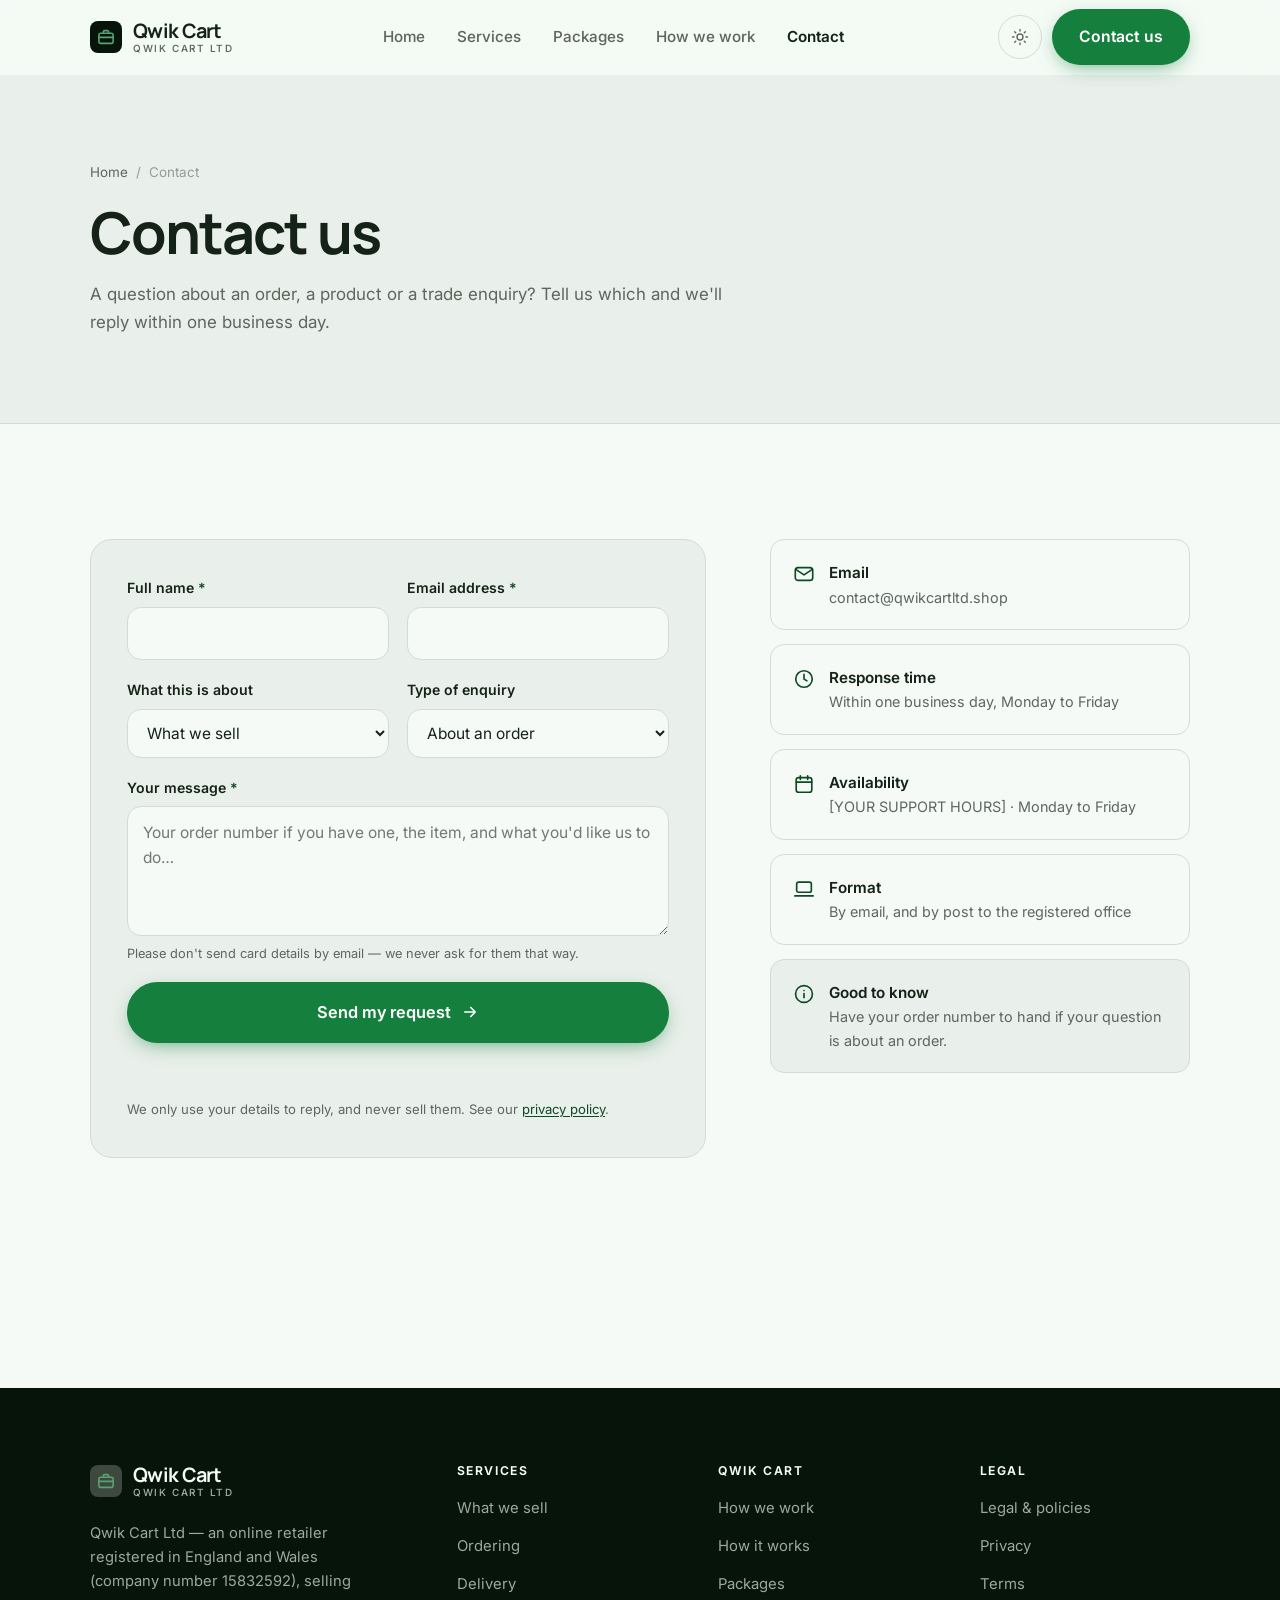
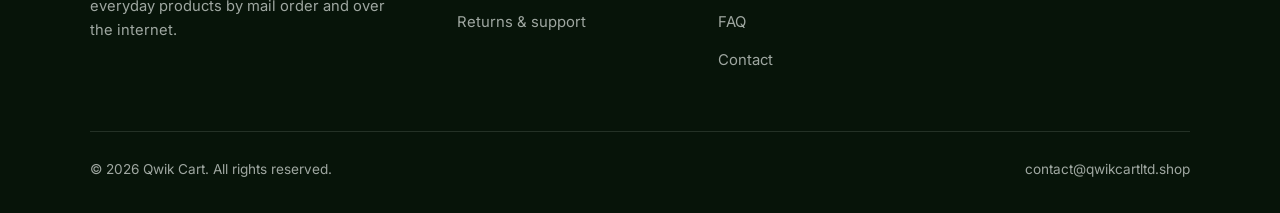
<file: contact.html>
<!DOCTYPE html>
<html lang="en" class="no-js">
<head>
<meta charset="utf-8">
<meta name="viewport" content="width=device-width, initial-scale=1">
<title>Contact — Qwik Cart</title>
<meta name="description" content="Contact Qwik Cart Ltd. We reply within one business day.">
<link rel="canonical" href="https://qwikcartltd.shop/contact.html">

<meta property="og:type" content="website">
<meta property="og:url" content="https://qwikcartltd.shop/contact.html">
<meta property="og:site_name" content="Qwik Cart">
<meta property="og:locale" content="en_US">
<meta property="og:title" content="Contact — Qwik Cart">
<meta property="og:description" content="Contact Qwik Cart Ltd. We reply within one business day.">
<meta name="theme-color" content="#071409">

<link rel="icon" href="assets/img/favicon.svg" type="image/svg+xml">
<link rel="preconnect" href="https://fonts.googleapis.com">
<link rel="preconnect" href="https://fonts.gstatic.com" crossorigin>
<link rel="stylesheet" href="https://fonts.googleapis.com/css2?family=Manrope:wght@400..800&family=Inter:wght@400..700&display=swap">
<link rel="stylesheet" href="assets/css/style.css">

<!-- Thème appliqué avant le premier rendu (évite le flash) -->
<script>
document.documentElement.classList.remove('no-js');
(function(){try{var t=localStorage.getItem('site-theme');if(t){document.documentElement.setAttribute('data-theme',t);}}catch(e){}})();
</script>
</head>

<body>
<a class="skip-link" href="#main">Skip to main content</a>

<header class="site-header">
  <nav class="wrap nav" aria-label="Main navigation">
    <a class="brand" href="index.html">
      <svg class="brand__mark" viewBox="0 0 64 64" aria-hidden="true">
        <rect class="bm-bg" width="64" height="64" rx="16"/>
        <g class="bm-ic" transform="translate(14 14) scale(1.5)" fill="none" stroke-width="2.1" stroke-linecap="round" stroke-linejoin="round"><rect x="2.5" y="7" width="19" height="13.5" rx="2.5"/><path d="M8.5 7V5a1.5 1.5 0 0 1 1.5-1.5h4A1.5 1.5 0 0 1 15.5 5v2M2.5 12.5h19"/></g>
      </svg>
      <span>Qwik Cart<span class="brand__sub">Qwik Cart Ltd</span></span>
    </a>

    <ul class="nav__links" id="nav-links">
      <li><a href="index.html">Home</a></li>
      <li><a href="programs.html">Services</a></li>
      <li><a href="index.html#pricing">Packages</a></li>
      <li><a href="about.html">How we work</a></li>
      <li><a href="contact.html" aria-current="page">Contact</a></li>
      <li><a class="btn btn--primary" href="contact.html">Contact us</a></li>
    </ul>

    <div class="nav__cta">
      <button class="theme-toggle" type="button" aria-label="Switch to dark theme">
        <svg class="icon-sun" viewBox="0 0 24 24" fill="none" stroke="currentColor" stroke-width="1.8" stroke-linecap="round" aria-hidden="true"><circle cx="12" cy="12" r="4"/><path d="M12 2v2m0 16v2M2 12h2m16 0h2M4.9 4.9l1.4 1.4m11.4 11.4 1.4 1.4M19.1 4.9l-1.4 1.4M6.3 17.7l-1.4 1.4"/></svg>
        <svg class="icon-moon" viewBox="0 0 24 24" fill="none" stroke="currentColor" stroke-width="1.8" stroke-linecap="round" stroke-linejoin="round" aria-hidden="true"><path d="M21 12.8A9 9 0 1 1 11.2 3a7 7 0 0 0 9.8 9.8z"/></svg>
      </button>
      <a class="btn btn--primary" href="contact.html">Contact us</a>
      <button class="nav__toggle" type="button" aria-expanded="false" aria-controls="nav-links" aria-label="Open menu">
        <svg class="icon-open" viewBox="0 0 24 24" fill="none" stroke="currentColor" stroke-width="2" stroke-linecap="round" aria-hidden="true"><path d="M3 6h18M3 12h18M3 18h18"/></svg>
        <svg class="icon-close" viewBox="0 0 24 24" fill="none" stroke="currentColor" stroke-width="2" stroke-linecap="round" aria-hidden="true"><path d="M6 6l12 12M18 6L6 18"/></svg>
      </button>
    </div>
  </nav>
</header>

<main id="main">

<section class="page-head">
  <div class="wrap">
    <nav class="breadcrumb" aria-label="Breadcrumb">
      <a href="index.html">Home</a><span>/</span><span aria-current="page">Contact</span>
    </nav>
    <h1>Contact us</h1>
    <p>A question about an order, a product or a trade enquiry? Tell us which and we'll reply within one business day.</p>
  </div>
</section>

<section class="section wrap">
  <div class="form-layout">

    <!--
      FORM: the action attribute holds a placeholder id. Create a free form at
      https://formspree.io and replace VOTRE_ID_FORMSPREE. Until then, the button
      opens the visitor's email app with a pre-filled message to contact@qwikcartltd.shop.
    -->
    <form class="form" id="contact-form" action="https://formspree.io/f/VOTRE_ID_FORMSPREE" method="POST"
          data-email="contact@qwikcartltd.shop" data-subject="Enquiry"
          data-msg-mail="Your email app will open with the message ready to send." data-msg-sending="Sending…"
          data-msg-ok="Thanks! Your message is on its way. We reply within one business day." data-msg-err="Sending failed. Please email us directly at">
      <div class="form__row">
        <div class="field">
          <label for="nom">Full name <span class="req" aria-hidden="true">*</span></label>
          <input type="text" id="nom" name="nom" autocomplete="name" required>
        </div>
        <div class="field">
          <label for="email">Email address <span class="req" aria-hidden="true">*</span></label>
          <input type="email" id="email" name="email" autocomplete="email" required>
        </div>
      </div>

      <div class="form__row">
        <div class="field">
          <label for="programme">What this is about</label>
          <select id="programme" name="programme">
            <option>What we sell</option>
            <option>Ordering</option>
            <option>Delivery</option>
            <option>Returns &amp; support</option>
            <option>Not sure yet</option>
          </select>
        </div>
        <div class="field">
          <label for="niveau">Type of enquiry</label>
          <select id="niveau" name="niveau">
            <option>About an order</option>
            <option>Before ordering</option>
            <option>Return or refund</option>
            <option>Trade or bulk</option>
          </select>
        </div>
      </div>

      <div class="field">
        <label for="message">Your message <span class="req" aria-hidden="true">*</span></label>
        <textarea id="message" name="message" required placeholder="Your order number if you have one, the item, and what you'd like us to do…"></textarea>
        <span class="field__hint">Please don't send card details by email — we never ask for them that way.</span>
      </div>

      <!-- Bot trap: hidden from humans -->
      <div class="visually-hidden" aria-hidden="true">
        <label for="site-web">Leave this field empty</label>
        <input type="text" id="site-web" name="_gotcha" tabindex="-1" autocomplete="off">
      </div>

      <button class="btn btn--primary btn--lg" type="submit">Send my request <svg viewBox="0 0 24 24" fill="none" stroke="currentColor" stroke-width="2.2" stroke-linecap="round" stroke-linejoin="round" aria-hidden="true"><path d="M5 12h14M13 6l6 6-6 6"/></svg></button>

      <p id="form-status" class="form__status" role="status" aria-live="polite"></p>

      <p class="form__note">
        We only use your details to reply, and never sell them. See our <a href="legal.html#privacy">privacy policy</a>.
      </p>
    </form>

    <aside class="contact-aside">
      <div class="contact-card">
        <svg viewBox="0 0 24 24" fill="none" stroke="currentColor" stroke-width="1.8" stroke-linecap="round" stroke-linejoin="round" aria-hidden="true"><rect x="2.5" y="5" width="19" height="14" rx="3"/><path d="M3 7l9 6 9-6"/></svg>
        <div><b>Email</b><a href="mailto:contact@qwikcartltd.shop">contact@qwikcartltd.shop</a></div>
      </div>
      <div class="contact-card">
        <svg viewBox="0 0 24 24" fill="none" stroke="currentColor" stroke-width="1.8" stroke-linecap="round" stroke-linejoin="round" aria-hidden="true"><circle cx="12" cy="12" r="9"/><path d="M12 7v5l3.2 2"/></svg>
        <div><b>Response time</b><span>Within one business day, Monday to Friday</span></div>
      </div>
      <div class="contact-card">
        <svg viewBox="0 0 24 24" fill="none" stroke="currentColor" stroke-width="1.8" stroke-linecap="round" stroke-linejoin="round" aria-hidden="true"><rect x="3.5" y="5" width="17" height="16" rx="2.5"/><path d="M8 3v4M16 3v4M3.5 10h17"/></svg>
        <div><b>Availability</b><span>[YOUR SUPPORT HOURS] · Monday to Friday</span></div>
      </div>
      <div class="contact-card">
        <svg viewBox="0 0 24 24" fill="none" stroke="currentColor" stroke-width="1.8" stroke-linecap="round" stroke-linejoin="round" aria-hidden="true"><rect x="4" y="4.5" width="16" height="11" rx="2"/><path d="M2 19.5h20"/></svg>
        <div><b>Format</b><span>By email, and by post to the registered office</span></div>
      </div>
      <div class="contact-card contact-card--soft">
        <svg viewBox="0 0 24 24" fill="none" stroke="currentColor" stroke-width="1.8" stroke-linecap="round" stroke-linejoin="round" aria-hidden="true"><circle cx="12" cy="12" r="9.2"/><path d="M12 16v-4.5M12 8.2v.1"/></svg>
        <div><b>Good to know</b><span>Have your order number to hand if your question is about an order.</span></div>
      </div>
    </aside>

  </div>
</section>

</main>

<footer class="site-footer">
  <div class="wrap">
    <div class="footer__grid">
      <div class="footer__brand">
        <a class="brand" href="index.html">
          <svg class="brand__mark" viewBox="0 0 64 64" aria-hidden="true">
        <rect class="bm-bg" width="64" height="64" rx="16"/>
        <g class="bm-ic" transform="translate(14 14) scale(1.5)" fill="none" stroke-width="2.1" stroke-linecap="round" stroke-linejoin="round"><rect x="2.5" y="7" width="19" height="13.5" rx="2.5"/><path d="M8.5 7V5a1.5 1.5 0 0 1 1.5-1.5h4A1.5 1.5 0 0 1 15.5 5v2M2.5 12.5h19"/></g>
      </svg>
          <span>Qwik Cart<span class="brand__sub">Qwik Cart Ltd</span></span>
        </a>
        <p>Qwik Cart Ltd — an online retailer registered in England and Wales (company number 15832592), selling everyday products by mail order and over the internet.</p>
      </div>

      <div class="footer__col">
        <h4>Services</h4>
        <ul>
          <li><a href="programs.html#range">What we sell</a></li>
          <li><a href="programs.html#ordering">Ordering</a></li>
          <li><a href="programs.html#delivery">Delivery</a></li>
          <li><a href="programs.html#returns">Returns &amp; support</a></li>
        </ul>
      </div>

      <div class="footer__col">
        <h4>Qwik Cart</h4>
        <ul>
          <li><a href="about.html">How we work</a></li>
          <li><a href="index.html#how-it-works">How it works</a></li>
          <li><a href="index.html#pricing">Packages</a></li>
          <li><a href="index.html#faq">FAQ</a></li>
          <li><a href="contact.html">Contact</a></li>
        </ul>
      </div>

      <div class="footer__col">
        <h4>Legal</h4>
        <ul>
          <li><a href="legal.html">Legal &amp; policies</a></li>
          <li><a href="legal.html#privacy">Privacy</a></li>
          <li><a href="legal.html#terms">Terms</a></li>
        </ul>
      </div>
    </div>

    <div class="footer__bottom">
      <p>© <span data-year>2026</span> Qwik Cart. All rights reserved.</p>
      <p><a href="mailto:contact@qwikcartltd.shop">contact@qwikcartltd.shop</a></p>
    </div>
  </div>
</footer>

<script src="assets/js/main.js" defer></script>
</body>
</html>
</file>
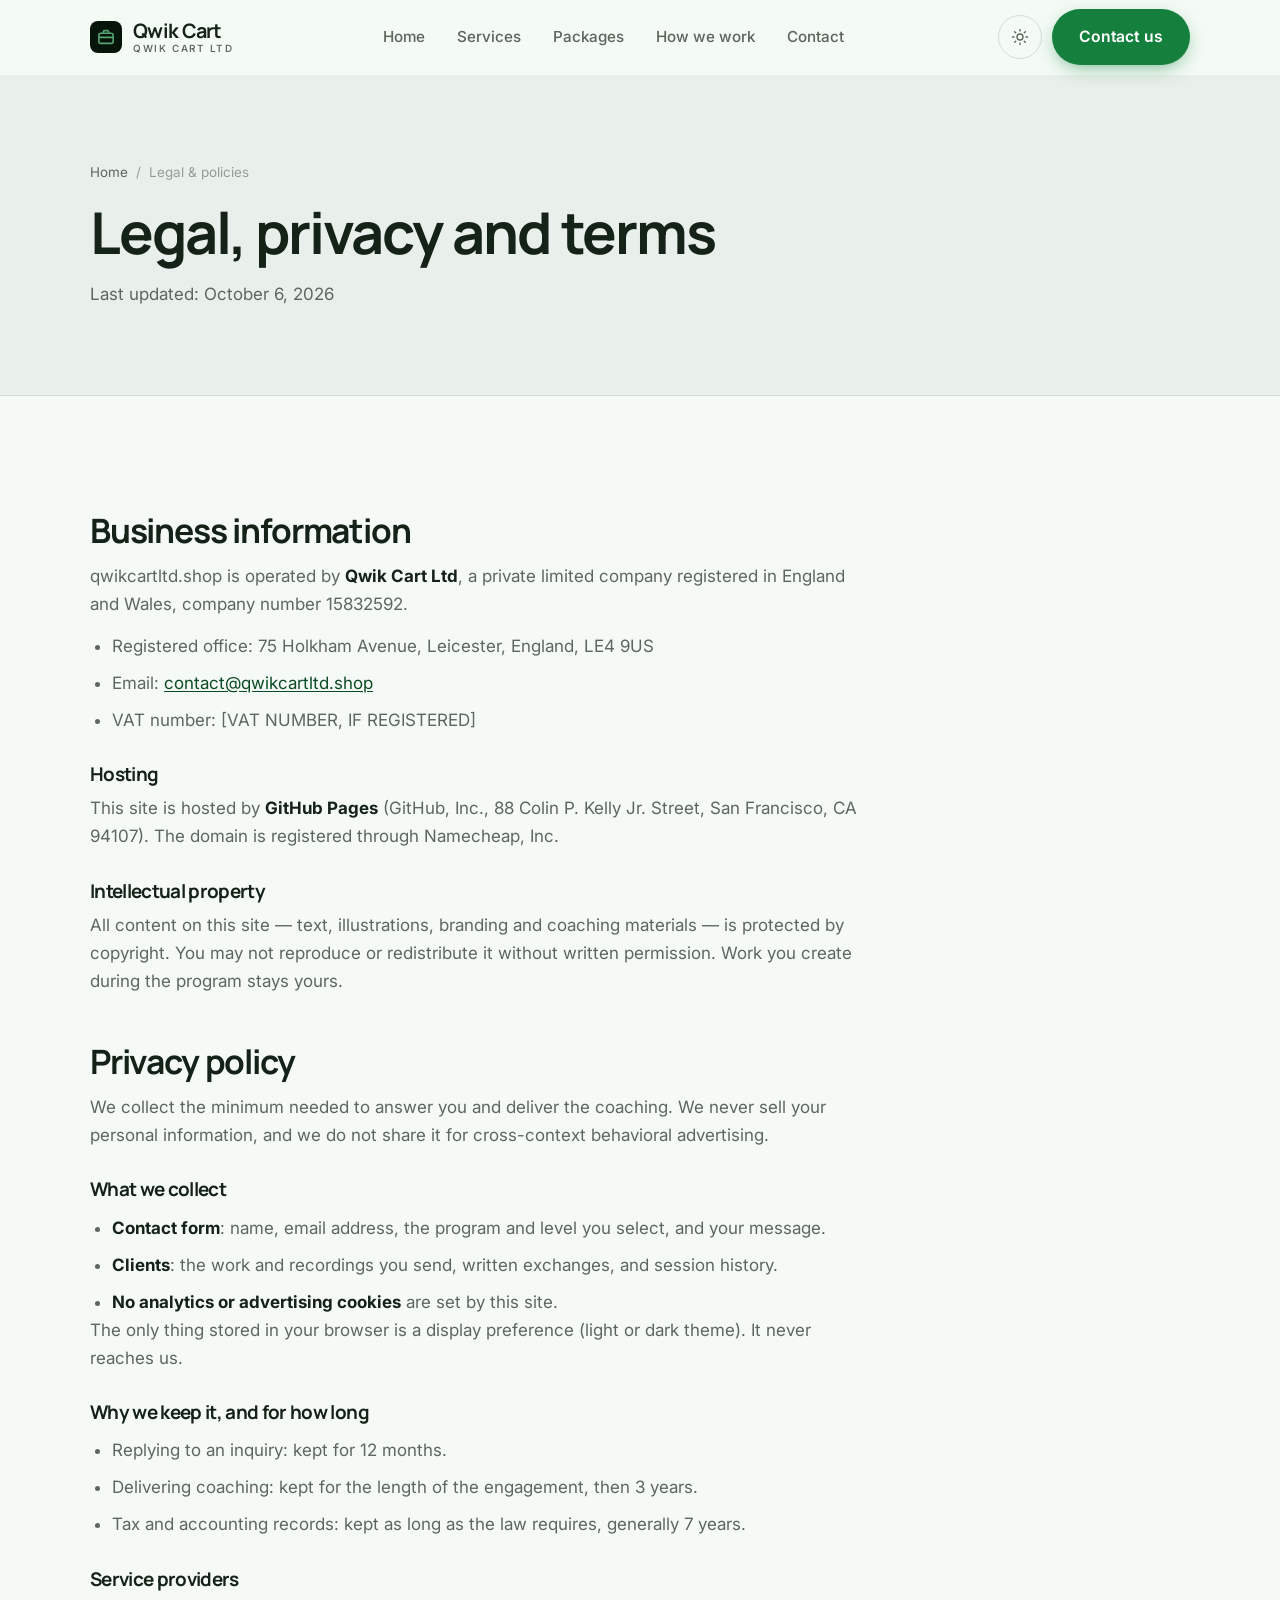
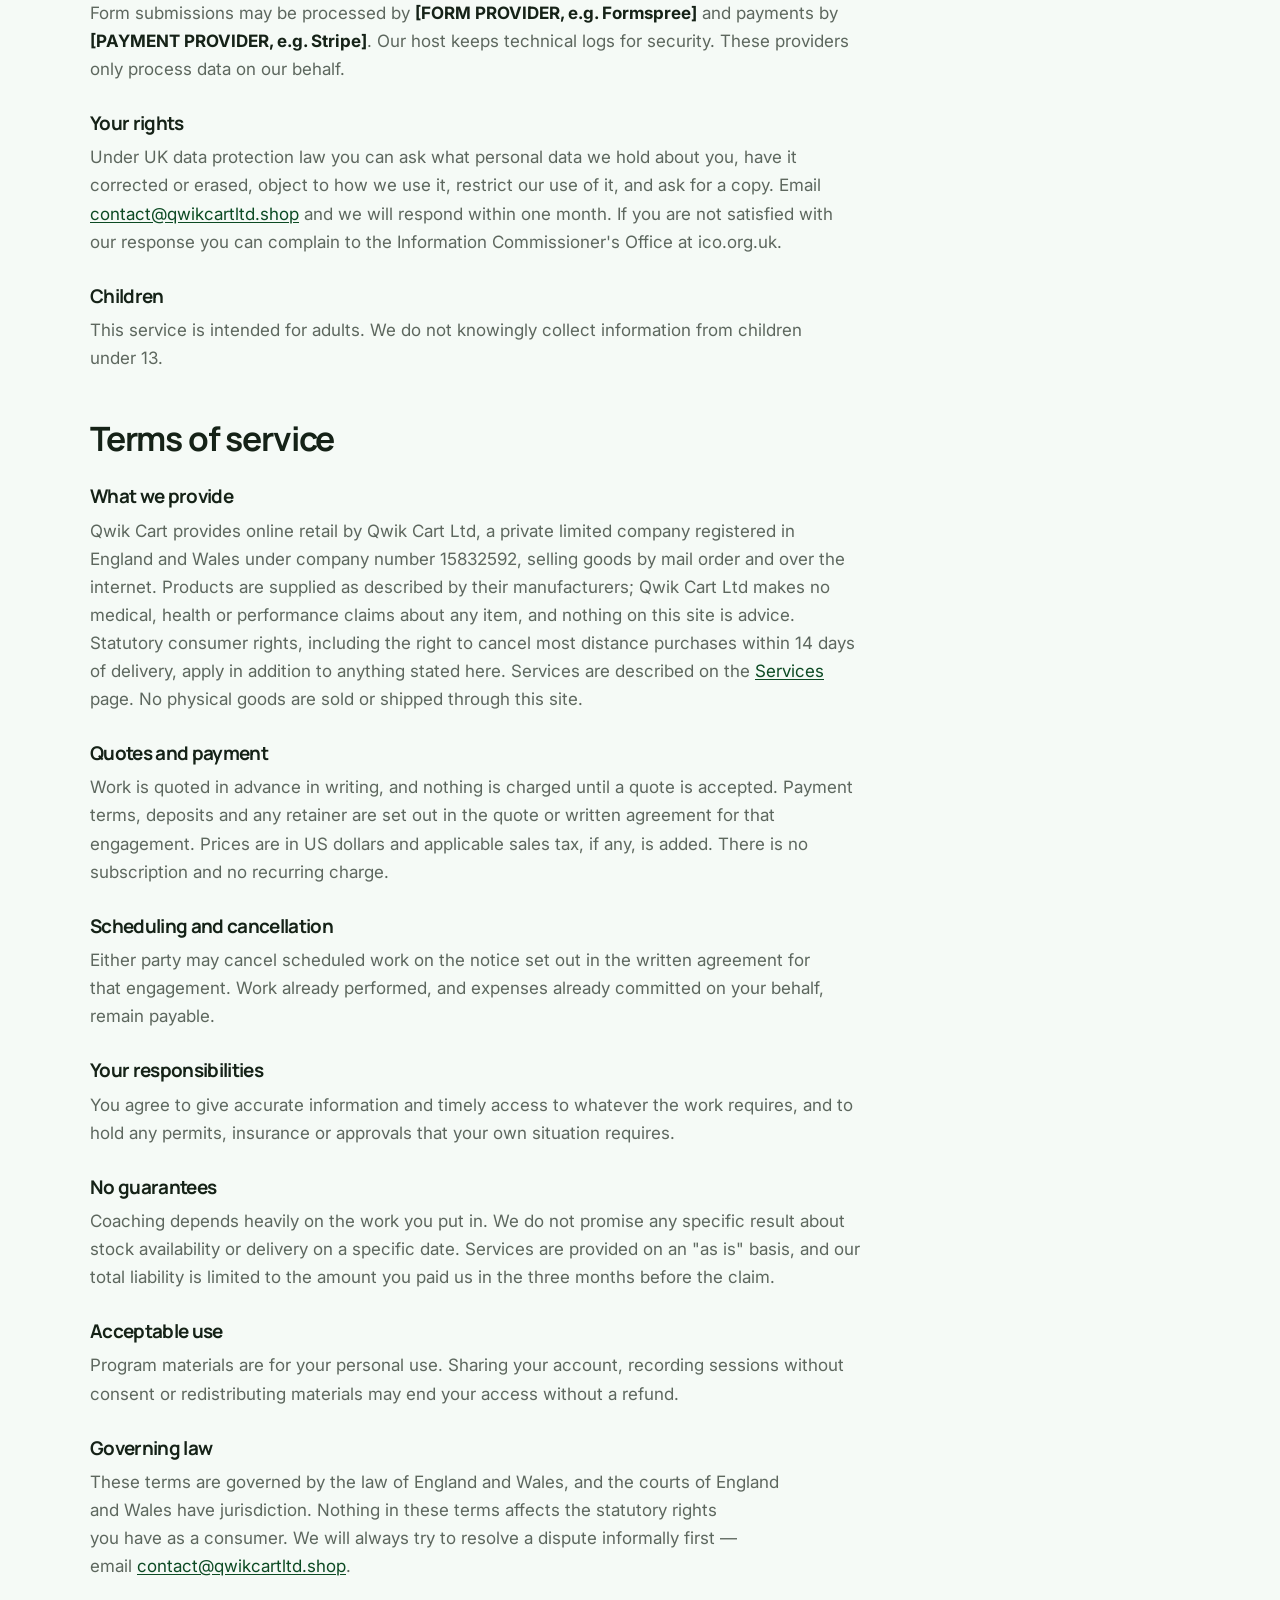
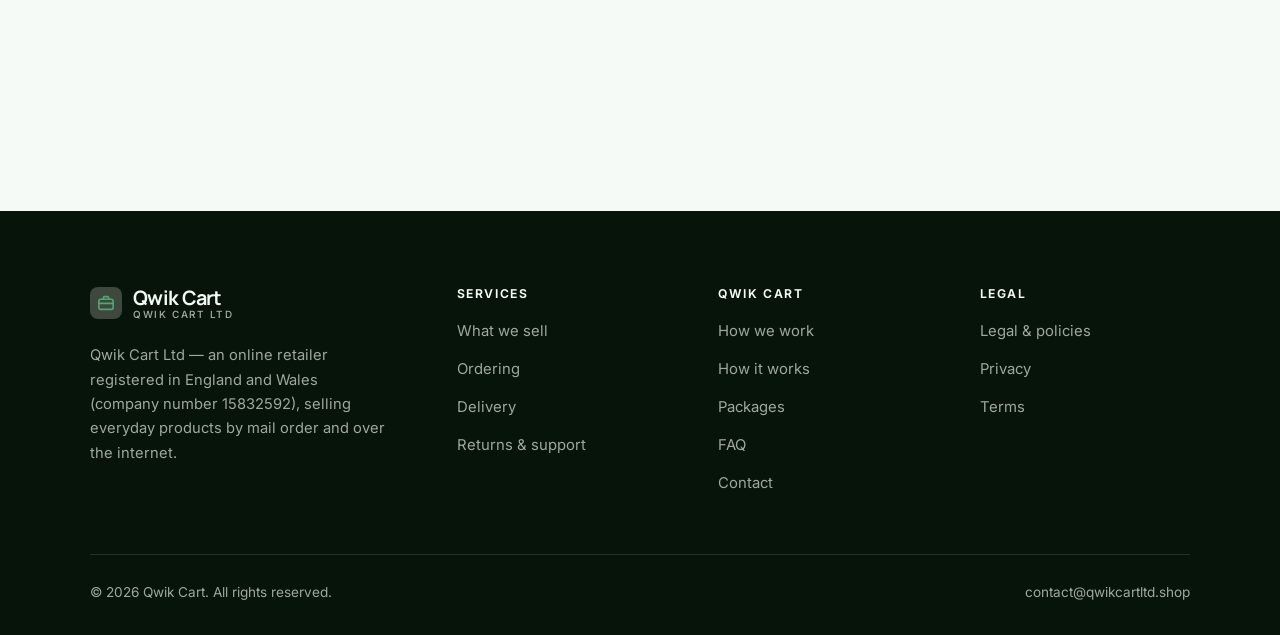
<file: legal.html>
<!DOCTYPE html>
<html lang="en" class="no-js">
<head>
<meta charset="utf-8">
<meta name="viewport" content="width=device-width, initial-scale=1">
<title>Legal, privacy and terms — Qwik Cart</title>
<meta name="description" content="Business information, privacy policy and terms of service for Qwik Cart.">
<meta name="robots" content="noindex">

<meta property="og:type" content="website">
<meta property="og:url" content="https://qwikcartltd.shop/legal.html">
<meta property="og:site_name" content="Qwik Cart">
<meta property="og:locale" content="en_US">
<meta property="og:title" content="Legal, privacy and terms — Qwik Cart">
<meta property="og:description" content="Business information, privacy policy and terms of service for Qwik Cart.">
<meta name="theme-color" content="#071409">

<link rel="icon" href="assets/img/favicon.svg" type="image/svg+xml">
<link rel="preconnect" href="https://fonts.googleapis.com">
<link rel="preconnect" href="https://fonts.gstatic.com" crossorigin>
<link rel="stylesheet" href="https://fonts.googleapis.com/css2?family=Manrope:wght@400..800&family=Inter:wght@400..700&display=swap">
<link rel="stylesheet" href="assets/css/style.css">

<!-- Thème appliqué avant le premier rendu (évite le flash) -->
<script>
document.documentElement.classList.remove('no-js');
(function(){try{var t=localStorage.getItem('site-theme');if(t){document.documentElement.setAttribute('data-theme',t);}}catch(e){}})();
</script>
</head>

<body>
<a class="skip-link" href="#main">Skip to main content</a>

<header class="site-header">
  <nav class="wrap nav" aria-label="Main navigation">
    <a class="brand" href="index.html">
      <svg class="brand__mark" viewBox="0 0 64 64" aria-hidden="true">
        <rect class="bm-bg" width="64" height="64" rx="16"/>
        <g class="bm-ic" transform="translate(14 14) scale(1.5)" fill="none" stroke-width="2.1" stroke-linecap="round" stroke-linejoin="round"><rect x="2.5" y="7" width="19" height="13.5" rx="2.5"/><path d="M8.5 7V5a1.5 1.5 0 0 1 1.5-1.5h4A1.5 1.5 0 0 1 15.5 5v2M2.5 12.5h19"/></g>
      </svg>
      <span>Qwik Cart<span class="brand__sub">Qwik Cart Ltd</span></span>
    </a>

    <ul class="nav__links" id="nav-links">
      <li><a href="index.html">Home</a></li>
      <li><a href="programs.html">Services</a></li>
      <li><a href="index.html#pricing">Packages</a></li>
      <li><a href="about.html">How we work</a></li>
      <li><a href="contact.html">Contact</a></li>
      <li><a class="btn btn--primary" href="contact.html">Contact us</a></li>
    </ul>

    <div class="nav__cta">
      <button class="theme-toggle" type="button" aria-label="Switch to dark theme">
        <svg class="icon-sun" viewBox="0 0 24 24" fill="none" stroke="currentColor" stroke-width="1.8" stroke-linecap="round" aria-hidden="true"><circle cx="12" cy="12" r="4"/><path d="M12 2v2m0 16v2M2 12h2m16 0h2M4.9 4.9l1.4 1.4m11.4 11.4 1.4 1.4M19.1 4.9l-1.4 1.4M6.3 17.7l-1.4 1.4"/></svg>
        <svg class="icon-moon" viewBox="0 0 24 24" fill="none" stroke="currentColor" stroke-width="1.8" stroke-linecap="round" stroke-linejoin="round" aria-hidden="true"><path d="M21 12.8A9 9 0 1 1 11.2 3a7 7 0 0 0 9.8 9.8z"/></svg>
      </button>
      <a class="btn btn--primary" href="contact.html">Contact us</a>
      <button class="nav__toggle" type="button" aria-expanded="false" aria-controls="nav-links" aria-label="Open menu">
        <svg class="icon-open" viewBox="0 0 24 24" fill="none" stroke="currentColor" stroke-width="2" stroke-linecap="round" aria-hidden="true"><path d="M3 6h18M3 12h18M3 18h18"/></svg>
        <svg class="icon-close" viewBox="0 0 24 24" fill="none" stroke="currentColor" stroke-width="2" stroke-linecap="round" aria-hidden="true"><path d="M6 6l12 12M18 6L6 18"/></svg>
      </button>
    </div>
  </nav>
</header>

<main id="main">

<section class="page-head">
  <div class="wrap">
    <nav class="breadcrumb" aria-label="Breadcrumb">
      <a href="index.html">Home</a><span>/</span><span aria-current="page">Legal &amp; policies</span>
    </nav>
    <h1>Legal, privacy and terms</h1>
    <p>Last updated: <time datetime="2026-10-06">October 6, 2026</time></p>
  </div>
</section>

<section class="section wrap">
  <div class="prose">

    <!--
      TO DO: this is a skeleton, not legal advice. Replace every [BRACKET] with
      your real details before selling, and have a lawyer review it if you can.
      Consumer protection rules differ by state.
    -->

    <h2 id="business">Business information</h2>
    <p>
      qwikcartltd.shop is operated by <strong>Qwik Cart Ltd</strong>, a private limited
      company registered in England and Wales, company number 15832592.
    </p>
    <ul>
      <li>Registered office: 75 Holkham Avenue, Leicester, England, LE4 9US</li>
      <li>Email: <a href="mailto:contact@qwikcartltd.shop">contact@qwikcartltd.shop</a></li>
      <li>VAT number: [VAT NUMBER, IF REGISTERED]</li>
    </ul>

    <h3>Hosting</h3>
    <p>
      This site is hosted by <strong>GitHub Pages</strong> (GitHub, Inc., 88 Colin P. Kelly Jr. Street,
      San Francisco, CA 94107). The domain is registered through Namecheap, Inc.
    </p>

    <h3>Intellectual property</h3>
    <p>
      All content on this site — text, illustrations, branding and coaching materials — is protected by
      copyright. You may not reproduce or redistribute it without written permission. Work you create during
      the program stays yours.
    </p>

    <h2 id="privacy">Privacy policy</h2>
    <p>
      We collect the minimum needed to answer you and deliver the coaching. We never sell your personal
      information, and we do not share it for cross-context behavioral advertising.
    </p>
    <h3>What we collect</h3>
    <ul>
      <li><strong>Contact form</strong>: name, email address, the program and level you select, and your message.</li>
      <li><strong>Clients</strong>: the work and recordings you send, written exchanges, and session history.</li>
      <li><strong>No analytics or advertising cookies</strong> are set by this site.</li>
    </ul>
    <p>
      The only thing stored in your browser is a display preference (light or dark theme). It never reaches us.
    </p>
    <h3>Why we keep it, and for how long</h3>
    <ul>
      <li>Replying to an inquiry: kept for 12 months.</li>
      <li>Delivering coaching: kept for the length of the engagement, then 3 years.</li>
      <li>Tax and accounting records: kept as long as the law requires, generally 7 years.</li>
    </ul>
    <h3>Service providers</h3>
    <p>
      Form submissions may be processed by <strong>[FORM PROVIDER, e.g. Formspree]</strong> and payments by
      <strong>[PAYMENT PROVIDER, e.g. Stripe]</strong>. Our host keeps technical logs for security. These
      providers only process data on our behalf.
    </p>
    <h3>Your rights</h3>
    <p>
      Under UK data protection law you can ask what personal data we hold about you, have it corrected or
      erased, object to how we use it, restrict our use of it, and ask for a copy. Email
      <a href="mailto:contact@qwikcartltd.shop">contact@qwikcartltd.shop</a> and we will respond within one month. If you are not satisfied with
      our response you can complain to the Information Commissioner's Office at ico.org.uk.
    </p>
    <h3>Children</h3>
    <p>
      This service is intended for adults. We do not knowingly collect information from children under 13.
    </p>

    <h2 id="terms">Terms of service</h2>
    <h3>What we provide</h3>
    <p>
      Qwik Cart provides online retail by Qwik Cart Ltd, a private limited company registered in England and Wales under company number 15832592, selling goods by mail order and over the internet. Products are supplied as described by their manufacturers; Qwik Cart Ltd makes no medical, health or performance claims about any item, and nothing on this site is advice. Statutory consumer rights, including the right to cancel most distance purchases within 14 days of delivery, apply in addition to anything stated here. Services are described on the
      <a href="programs.html">Services</a> page. No physical goods are sold or shipped through this site.
    </p>
    <h3>Quotes and payment</h3>
    <p>
      Work is quoted in advance in writing, and nothing is charged until a quote is accepted. Payment terms,
      deposits and any retainer are set out in the quote or written agreement for that engagement. Prices are in
      US dollars and applicable sales tax, if any, is added. There is no subscription and no recurring charge.
    </p>
    <h3>Scheduling and cancellation</h3>
    <p>
      Either party may cancel scheduled work on the notice set out in the written agreement for that engagement.
      Work already performed, and expenses already committed on your behalf, remain payable.
    </p>
    <h3>Your responsibilities</h3>
    <p>
      You agree to give accurate information and timely access to whatever the work requires, and to hold any
      permits, insurance or approvals that your own situation requires.
    </p>

    <h3>No guarantees</h3>
    <p>
      Coaching depends heavily on the work you put in. We do not promise any specific result
      about stock availability or delivery on a specific date. Services are provided on an "as is" basis, and our total
      liability is limited to the amount you paid us in the three months before the claim.
    </p>
    <h3>Acceptable use</h3>
    <p>
      Program materials are for your personal use. Sharing your account, recording sessions without consent
      or redistributing materials may end your access without a refund.
    </p>
    <h3>Governing law</h3>
    <p>
      These terms are governed by the law of England and Wales, and the courts of England and Wales have
      jurisdiction. Nothing in these terms affects the statutory rights you have as a consumer. We will always
      try to resolve a dispute informally first — email <a href="mailto:contact@qwikcartltd.shop">contact@qwikcartltd.shop</a>.
    </p>

  </div>
</section>

</main>

<footer class="site-footer">
  <div class="wrap">
    <div class="footer__grid">
      <div class="footer__brand">
        <a class="brand" href="index.html">
          <svg class="brand__mark" viewBox="0 0 64 64" aria-hidden="true">
        <rect class="bm-bg" width="64" height="64" rx="16"/>
        <g class="bm-ic" transform="translate(14 14) scale(1.5)" fill="none" stroke-width="2.1" stroke-linecap="round" stroke-linejoin="round"><rect x="2.5" y="7" width="19" height="13.5" rx="2.5"/><path d="M8.5 7V5a1.5 1.5 0 0 1 1.5-1.5h4A1.5 1.5 0 0 1 15.5 5v2M2.5 12.5h19"/></g>
      </svg>
          <span>Qwik Cart<span class="brand__sub">Qwik Cart Ltd</span></span>
        </a>
        <p>Qwik Cart Ltd — an online retailer registered in England and Wales (company number 15832592), selling everyday products by mail order and over the internet.</p>
      </div>

      <div class="footer__col">
        <h4>Services</h4>
        <ul>
          <li><a href="programs.html#range">What we sell</a></li>
          <li><a href="programs.html#ordering">Ordering</a></li>
          <li><a href="programs.html#delivery">Delivery</a></li>
          <li><a href="programs.html#returns">Returns &amp; support</a></li>
        </ul>
      </div>

      <div class="footer__col">
        <h4>Qwik Cart</h4>
        <ul>
          <li><a href="about.html">How we work</a></li>
          <li><a href="index.html#how-it-works">How it works</a></li>
          <li><a href="index.html#pricing">Packages</a></li>
          <li><a href="index.html#faq">FAQ</a></li>
          <li><a href="contact.html">Contact</a></li>
        </ul>
      </div>

      <div class="footer__col">
        <h4>Legal</h4>
        <ul>
          <li><a href="legal.html">Legal &amp; policies</a></li>
          <li><a href="legal.html#privacy">Privacy</a></li>
          <li><a href="legal.html#terms">Terms</a></li>
        </ul>
      </div>
    </div>

    <div class="footer__bottom">
      <p>© <span data-year>2026</span> Qwik Cart. All rights reserved.</p>
      <p><a href="mailto:contact@qwikcartltd.shop">contact@qwikcartltd.shop</a></p>
    </div>
  </div>
</footer>

<script src="assets/js/main.js" defer></script>
</body>
</html>
</file>
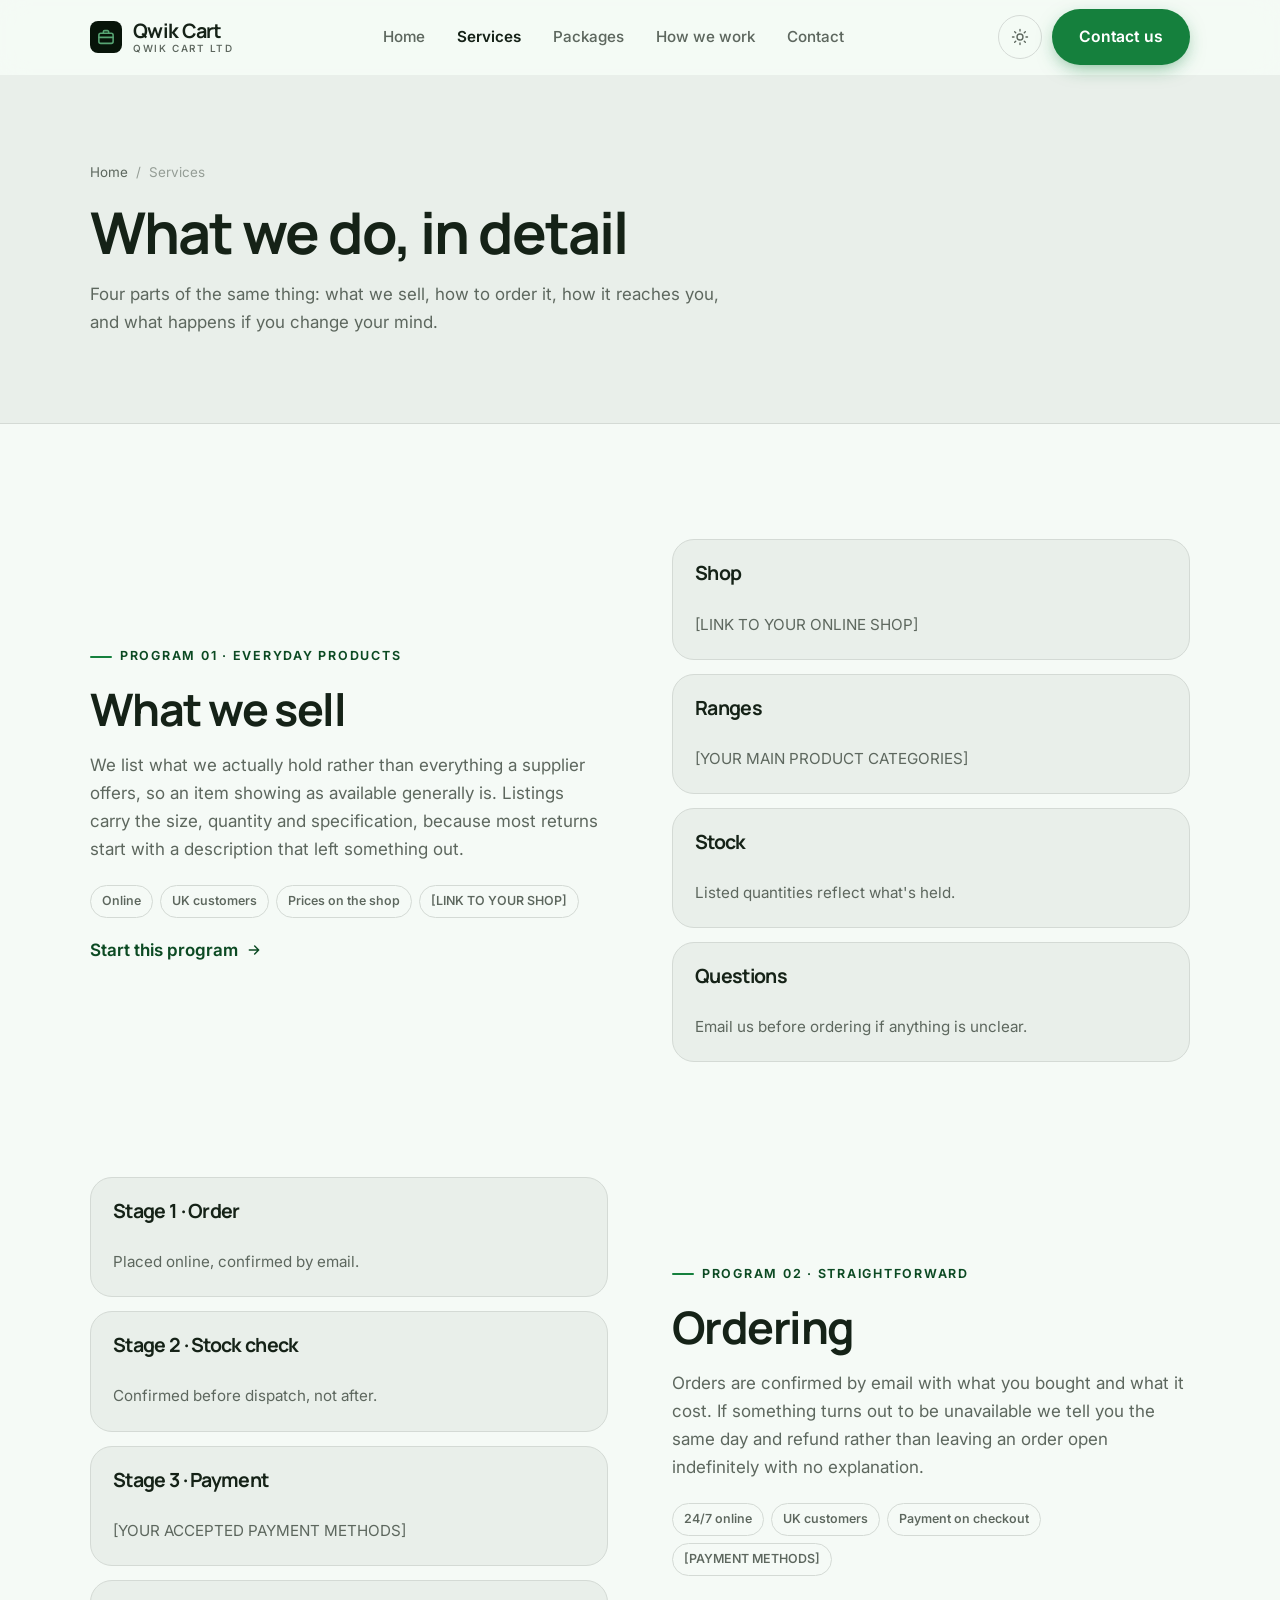
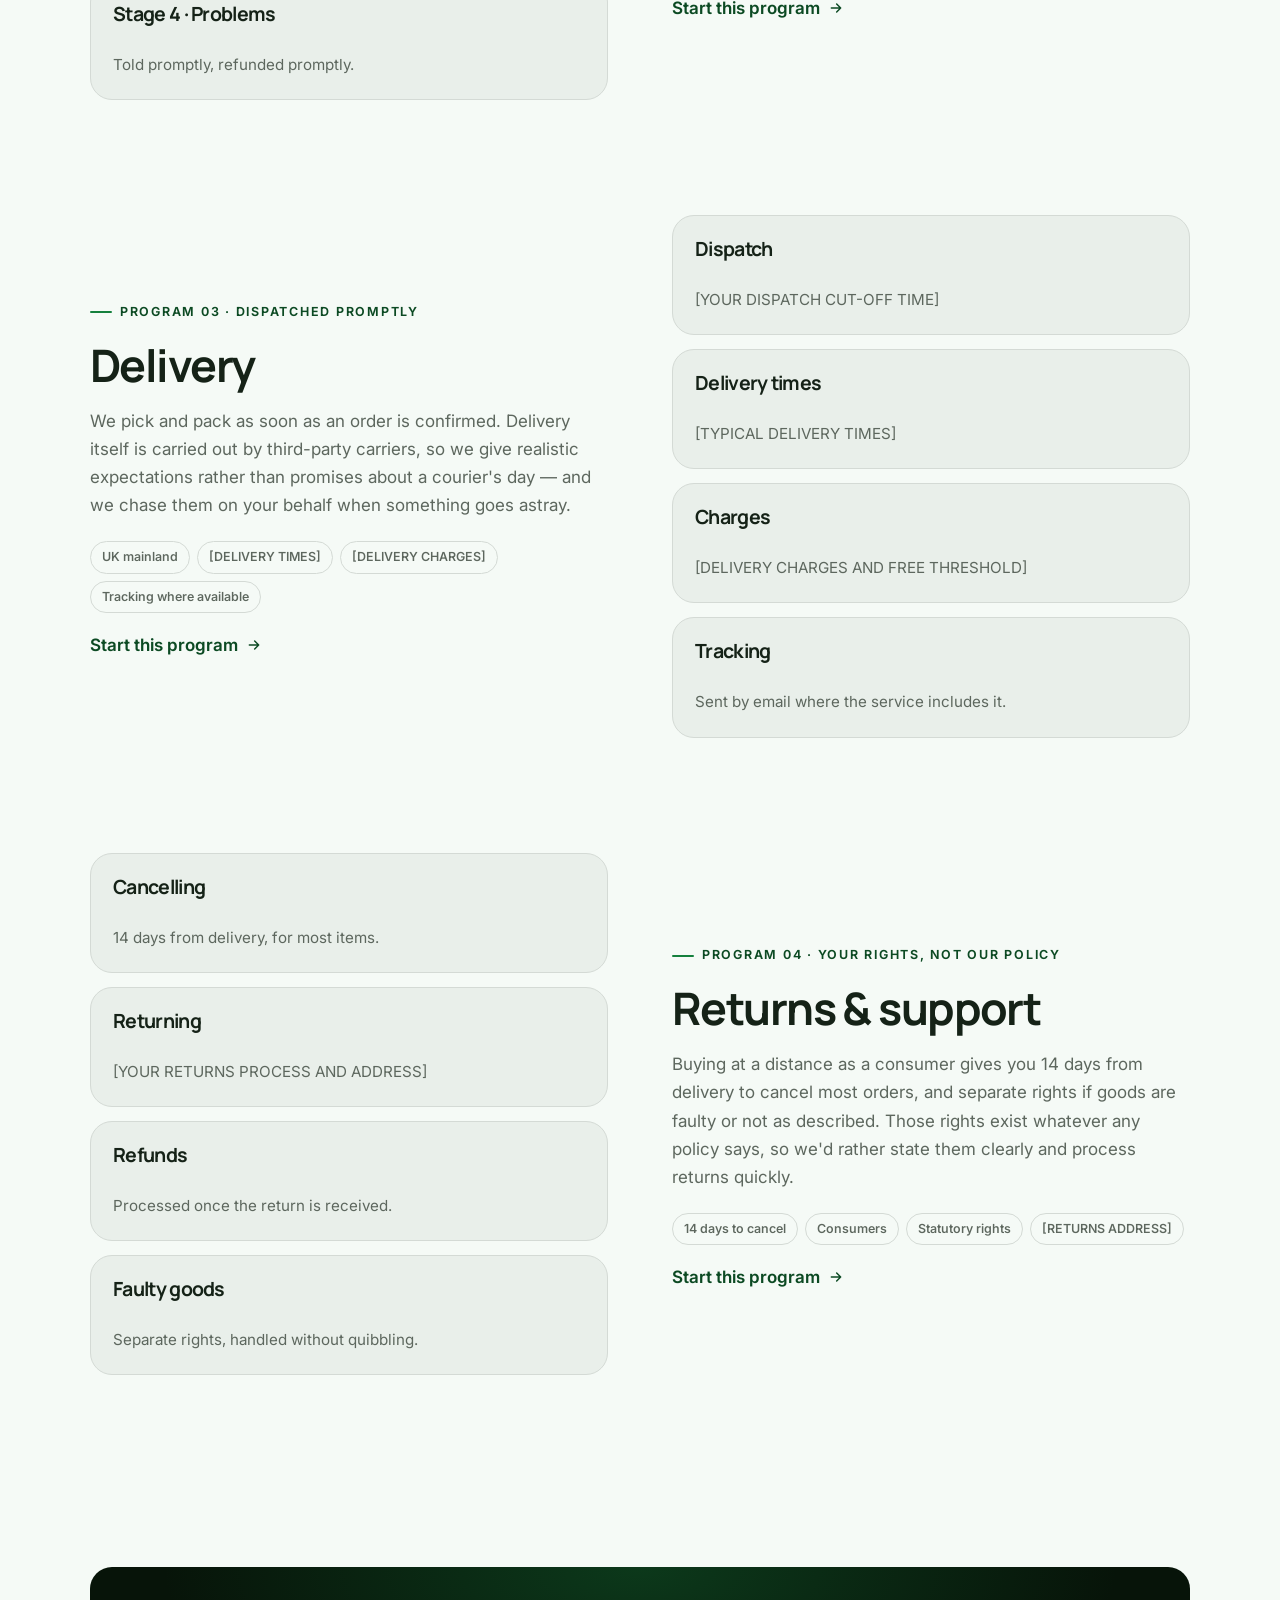
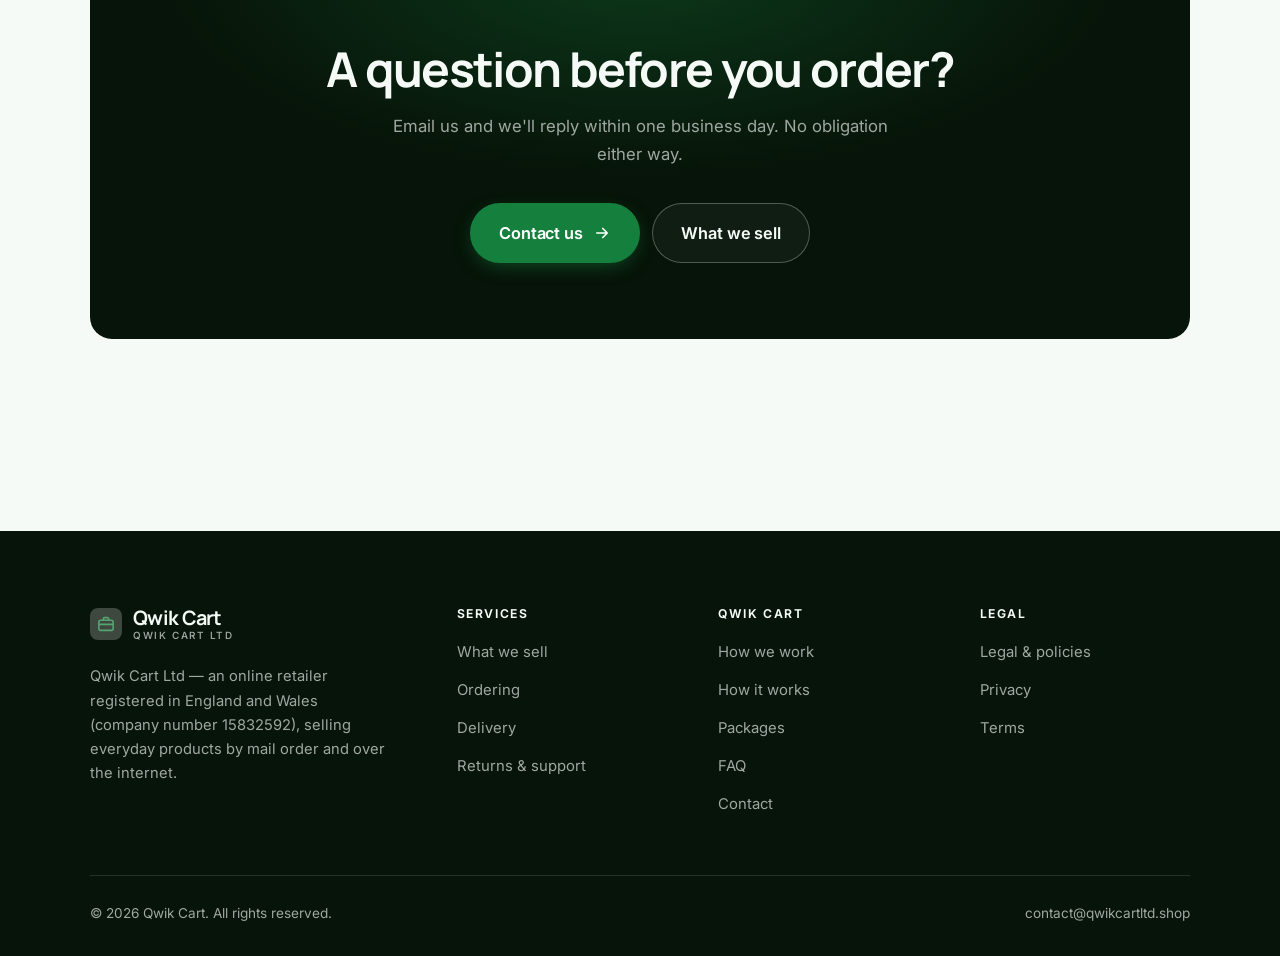
<file: programs.html>
<!DOCTYPE html>
<html lang="en" class="no-js">
<head>
<meta charset="utf-8">
<meta name="viewport" content="width=device-width, initial-scale=1">
<title>Services — Qwik Cart</title>
<meta name="description" content="Qwik Cart Ltd: product ranges, ordering, UK delivery, returns and consumer rights.">
<link rel="canonical" href="https://qwikcartltd.shop/programs.html">

<meta property="og:type" content="website">
<meta property="og:url" content="https://qwikcartltd.shop/programs.html">
<meta property="og:site_name" content="Qwik Cart">
<meta property="og:locale" content="en_US">
<meta property="og:title" content="Services — Qwik Cart">
<meta property="og:description" content="Qwik Cart Ltd: product ranges, ordering, UK delivery, returns and consumer rights.">
<meta name="theme-color" content="#071409">

<link rel="icon" href="assets/img/favicon.svg" type="image/svg+xml">
<link rel="preconnect" href="https://fonts.googleapis.com">
<link rel="preconnect" href="https://fonts.gstatic.com" crossorigin>
<link rel="stylesheet" href="https://fonts.googleapis.com/css2?family=Manrope:wght@400..800&family=Inter:wght@400..700&display=swap">
<link rel="stylesheet" href="assets/css/style.css">

<!-- Thème appliqué avant le premier rendu (évite le flash) -->
<script>
document.documentElement.classList.remove('no-js');
(function(){try{var t=localStorage.getItem('site-theme');if(t){document.documentElement.setAttribute('data-theme',t);}}catch(e){}})();
</script>
</head>

<body>
<a class="skip-link" href="#main">Skip to main content</a>

<header class="site-header">
  <nav class="wrap nav" aria-label="Main navigation">
    <a class="brand" href="index.html">
      <svg class="brand__mark" viewBox="0 0 64 64" aria-hidden="true">
        <rect class="bm-bg" width="64" height="64" rx="16"/>
        <g class="bm-ic" transform="translate(14 14) scale(1.5)" fill="none" stroke-width="2.1" stroke-linecap="round" stroke-linejoin="round"><rect x="2.5" y="7" width="19" height="13.5" rx="2.5"/><path d="M8.5 7V5a1.5 1.5 0 0 1 1.5-1.5h4A1.5 1.5 0 0 1 15.5 5v2M2.5 12.5h19"/></g>
      </svg>
      <span>Qwik Cart<span class="brand__sub">Qwik Cart Ltd</span></span>
    </a>

    <ul class="nav__links" id="nav-links">
      <li><a href="index.html">Home</a></li>
      <li><a href="programs.html" aria-current="page">Services</a></li>
      <li><a href="index.html#pricing">Packages</a></li>
      <li><a href="about.html">How we work</a></li>
      <li><a href="contact.html">Contact</a></li>
      <li><a class="btn btn--primary" href="contact.html">Contact us</a></li>
    </ul>

    <div class="nav__cta">
      <button class="theme-toggle" type="button" aria-label="Switch to dark theme">
        <svg class="icon-sun" viewBox="0 0 24 24" fill="none" stroke="currentColor" stroke-width="1.8" stroke-linecap="round" aria-hidden="true"><circle cx="12" cy="12" r="4"/><path d="M12 2v2m0 16v2M2 12h2m16 0h2M4.9 4.9l1.4 1.4m11.4 11.4 1.4 1.4M19.1 4.9l-1.4 1.4M6.3 17.7l-1.4 1.4"/></svg>
        <svg class="icon-moon" viewBox="0 0 24 24" fill="none" stroke="currentColor" stroke-width="1.8" stroke-linecap="round" stroke-linejoin="round" aria-hidden="true"><path d="M21 12.8A9 9 0 1 1 11.2 3a7 7 0 0 0 9.8 9.8z"/></svg>
      </button>
      <a class="btn btn--primary" href="contact.html">Contact us</a>
      <button class="nav__toggle" type="button" aria-expanded="false" aria-controls="nav-links" aria-label="Open menu">
        <svg class="icon-open" viewBox="0 0 24 24" fill="none" stroke="currentColor" stroke-width="2" stroke-linecap="round" aria-hidden="true"><path d="M3 6h18M3 12h18M3 18h18"/></svg>
        <svg class="icon-close" viewBox="0 0 24 24" fill="none" stroke="currentColor" stroke-width="2" stroke-linecap="round" aria-hidden="true"><path d="M6 6l12 12M18 6L6 18"/></svg>
      </button>
    </div>
  </nav>
</header>

<main id="main">

<section class="page-head">
  <div class="wrap">
    <nav class="breadcrumb" aria-label="Breadcrumb">
      <a href="index.html">Home</a><span>/</span><span aria-current="page">Services</span>
    </nav>
    <h1>What we do, in detail</h1>
    <p>Four parts of the same thing: what we sell, how to order it, how it reaches you, and what happens if you change your mind.</p>
  </div>
</section>

<section class="section wrap" id="range">
  <div class="split reveal">
    <div>
      <span class="eyebrow">Program 01 · Everyday products</span>
      <h2>What we sell</h2>
      <p>We list what we actually hold rather than everything a supplier offers, so an item showing as available generally is. Listings carry the size, quantity and specification, because most returns start with a description that left something out.</p>
      <ul class="tags"><li>Online</li><li>UK customers</li><li>Prices on the shop</li><li>[LINK TO YOUR SHOP]</li></ul>
      <p><a class="arrow-link" href="contact.html">Start this program <svg viewBox="0 0 24 24" fill="none" stroke="currentColor" stroke-width="2.2" stroke-linecap="round" stroke-linejoin="round" aria-hidden="true"><path d="M5 12h14M13 6l6 6-6 6"/></svg></a></p>
    </div>
    <div class="grid grid--2 grid--tight">
      <article class="card card--sm">
        <h3>Shop</h3>
        <p>[LINK TO YOUR ONLINE SHOP]</p>
      </article>
      <article class="card card--sm">
        <h3>Ranges</h3>
        <p>[YOUR MAIN PRODUCT CATEGORIES]</p>
      </article>
      <article class="card card--sm">
        <h3>Stock</h3>
        <p>Listed quantities reflect what's held.</p>
      </article>
      <article class="card card--sm">
        <h3>Questions</h3>
        <p>Email us before ordering if anything is unclear.</p>
      </article>
    </div>
  </div>
</section>

<section class="section section--flush wrap" id="ordering">
  <div class="split reveal">
    <div class="grid grid--2 grid--tight">
      <article class="card card--sm">
        <h3>Stage 1 · Order</h3>
        <p>Placed online, confirmed by email.</p>
      </article>
      <article class="card card--sm">
        <h3>Stage 2 · Stock check</h3>
        <p>Confirmed before dispatch, not after.</p>
      </article>
      <article class="card card--sm">
        <h3>Stage 3 · Payment</h3>
        <p>[YOUR ACCEPTED PAYMENT METHODS]</p>
      </article>
      <article class="card card--sm">
        <h3>Stage 4 · Problems</h3>
        <p>Told promptly, refunded promptly.</p>
      </article>
    </div>
    <div>
      <span class="eyebrow">Program 02 · Straightforward</span>
      <h2>Ordering</h2>
      <p>Orders are confirmed by email with what you bought and what it cost. If something turns out to be unavailable we tell you the same day and refund rather than leaving an order open indefinitely with no explanation.</p>
      <ul class="tags"><li>24/7 online</li><li>UK customers</li><li>Payment on checkout</li><li>[PAYMENT METHODS]</li></ul>
      <p><a class="arrow-link" href="contact.html">Start this program <svg viewBox="0 0 24 24" fill="none" stroke="currentColor" stroke-width="2.2" stroke-linecap="round" stroke-linejoin="round" aria-hidden="true"><path d="M5 12h14M13 6l6 6-6 6"/></svg></a></p>
    </div>
  </div>
</section>

<section class="section section--flush wrap" id="delivery">
  <div class="split reveal">
    <div>
      <span class="eyebrow">Program 03 · Dispatched promptly</span>
      <h2>Delivery</h2>
      <p>We pick and pack as soon as an order is confirmed. Delivery itself is carried out by third-party carriers, so we give realistic expectations rather than promises about a courier's day — and we chase them on your behalf when something goes astray.</p>
      <ul class="tags"><li>UK mainland</li><li>[DELIVERY TIMES]</li><li>[DELIVERY CHARGES]</li><li>Tracking where available</li></ul>
      <p><a class="arrow-link" href="contact.html">Start this program <svg viewBox="0 0 24 24" fill="none" stroke="currentColor" stroke-width="2.2" stroke-linecap="round" stroke-linejoin="round" aria-hidden="true"><path d="M5 12h14M13 6l6 6-6 6"/></svg></a></p>
    </div>
    <div class="grid grid--2 grid--tight">
      <article class="card card--sm">
        <h3>Dispatch</h3>
        <p>[YOUR DISPATCH CUT-OFF TIME]</p>
      </article>
      <article class="card card--sm">
        <h3>Delivery times</h3>
        <p>[TYPICAL DELIVERY TIMES]</p>
      </article>
      <article class="card card--sm">
        <h3>Charges</h3>
        <p>[DELIVERY CHARGES AND FREE THRESHOLD]</p>
      </article>
      <article class="card card--sm">
        <h3>Tracking</h3>
        <p>Sent by email where the service includes it.</p>
      </article>
    </div>
  </div>
</section>

<section class="section section--flush wrap" id="returns">
  <div class="split reveal">
    <div class="grid grid--2 grid--tight">
      <article class="card card--sm">
        <h3>Cancelling</h3>
        <p>14 days from delivery, for most items.</p>
      </article>
      <article class="card card--sm">
        <h3>Returning</h3>
        <p>[YOUR RETURNS PROCESS AND ADDRESS]</p>
      </article>
      <article class="card card--sm">
        <h3>Refunds</h3>
        <p>Processed once the return is received.</p>
      </article>
      <article class="card card--sm">
        <h3>Faulty goods</h3>
        <p>Separate rights, handled without quibbling.</p>
      </article>
    </div>
    <div>
      <span class="eyebrow">Program 04 · Your rights, not our policy</span>
      <h2>Returns &amp; support</h2>
      <p>Buying at a distance as a consumer gives you 14 days from delivery to cancel most orders, and separate rights if goods are faulty or not as described. Those rights exist whatever any policy says, so we'd rather state them clearly and process returns quickly.</p>
      <ul class="tags"><li>14 days to cancel</li><li>Consumers</li><li>Statutory rights</li><li>[RETURNS ADDRESS]</li></ul>
      <p><a class="arrow-link" href="contact.html">Start this program <svg viewBox="0 0 24 24" fill="none" stroke="currentColor" stroke-width="2.2" stroke-linecap="round" stroke-linejoin="round" aria-hidden="true"><path d="M5 12h14M13 6l6 6-6 6"/></svg></a></p>
    </div>
  </div>
</section>

<section class="wrap section--tight">
  <div class="cta-band reveal">
    <h2>A question before you order?</h2>
    <p>Email us and we'll reply within one business day. No obligation either way.</p>
    <div class="hero__actions">
      <a class="btn btn--primary btn--lg" href="contact.html">Contact us <svg viewBox="0 0 24 24" fill="none" stroke="currentColor" stroke-width="2.2" stroke-linecap="round" stroke-linejoin="round" aria-hidden="true"><path d="M5 12h14M13 6l6 6-6 6"/></svg></a>
      <a class="btn btn--on-dark btn--lg" href="programs.html">What we sell</a>
    </div>
  </div>
</section>

</main>

<footer class="site-footer">
  <div class="wrap">
    <div class="footer__grid">
      <div class="footer__brand">
        <a class="brand" href="index.html">
          <svg class="brand__mark" viewBox="0 0 64 64" aria-hidden="true">
        <rect class="bm-bg" width="64" height="64" rx="16"/>
        <g class="bm-ic" transform="translate(14 14) scale(1.5)" fill="none" stroke-width="2.1" stroke-linecap="round" stroke-linejoin="round"><rect x="2.5" y="7" width="19" height="13.5" rx="2.5"/><path d="M8.5 7V5a1.5 1.5 0 0 1 1.5-1.5h4A1.5 1.5 0 0 1 15.5 5v2M2.5 12.5h19"/></g>
      </svg>
          <span>Qwik Cart<span class="brand__sub">Qwik Cart Ltd</span></span>
        </a>
        <p>Qwik Cart Ltd — an online retailer registered in England and Wales (company number 15832592), selling everyday products by mail order and over the internet.</p>
      </div>

      <div class="footer__col">
        <h4>Services</h4>
        <ul>
          <li><a href="programs.html#range">What we sell</a></li>
          <li><a href="programs.html#ordering">Ordering</a></li>
          <li><a href="programs.html#delivery">Delivery</a></li>
          <li><a href="programs.html#returns">Returns &amp; support</a></li>
        </ul>
      </div>

      <div class="footer__col">
        <h4>Qwik Cart</h4>
        <ul>
          <li><a href="about.html">How we work</a></li>
          <li><a href="index.html#how-it-works">How it works</a></li>
          <li><a href="index.html#pricing">Packages</a></li>
          <li><a href="index.html#faq">FAQ</a></li>
          <li><a href="contact.html">Contact</a></li>
        </ul>
      </div>

      <div class="footer__col">
        <h4>Legal</h4>
        <ul>
          <li><a href="legal.html">Legal &amp; policies</a></li>
          <li><a href="legal.html#privacy">Privacy</a></li>
          <li><a href="legal.html#terms">Terms</a></li>
        </ul>
      </div>
    </div>

    <div class="footer__bottom">
      <p>© <span data-year>2026</span> Qwik Cart. All rights reserved.</p>
      <p><a href="mailto:contact@qwikcartltd.shop">contact@qwikcartltd.shop</a></p>
    </div>
  </div>
</footer>

<script src="assets/js/main.js" defer></script>
</body>
</html>
</file>
<file: assets/css/style.css>
/* Qwik Cart — couleurs et polices de la marque.
   Modifier ces valeurs suffit à changer l'identité visuelle de tout le site. */
:root {
  --c-accent:    #15803d;
  --c-on-accent: #ffffff;
  --c-ink:       #071409;
  --c-paper:     #f5faf6;

  --accent-ink-light: color-mix(in srgb, var(--c-accent) 58%, black);
  --accent-on-dark:   color-mix(in srgb, var(--c-accent) 72%, white);

  --font-display: "Manrope", system-ui, -apple-system, "Segoe UI", sans-serif;
  --font-body: "Inter", system-ui, -apple-system, "Segoe UI", sans-serif;
  --display-weight: 700;
  --display-tracking: -.035em;
}

/* ==========================================================================
   Feuille de style commune aux sites de coaching
   Les couleurs de marque (--c-accent, --c-on-accent, --c-ink, --c-paper) et
   les polices sont définies juste au-dessus, par site. Tout le reste en dérive.
   ========================================================================== */

/* --------------------------------------------------------------------------
   1. Tokens dérivés
   -------------------------------------------------------------------------- */

:root {
  /* Thème clair */
  --paper:      var(--c-paper);
  --paper-2:    color-mix(in srgb, var(--c-paper) 95%, var(--c-ink));
  --paper-3:    color-mix(in srgb, var(--c-paper) 89%, var(--c-ink));
  --line:       color-mix(in srgb, var(--c-paper) 86%, var(--c-ink));
  --text:       color-mix(in srgb, var(--c-ink) 94%, var(--c-paper));
  --muted:      color-mix(in srgb, var(--c-ink) 64%, var(--c-paper));
  --accent:     var(--c-accent);
  --accent-600: color-mix(in srgb, var(--c-accent) 86%, black);
  --accent-ink: var(--accent-ink-light);
  --on-accent:  var(--c-on-accent);
  --ink:        var(--c-ink);
  --ink-soft:   color-mix(in srgb, var(--c-ink) 90%, white);
  --on-ink:     var(--c-paper);
  --on-ink-mut: color-mix(in srgb, var(--c-paper) 64%, var(--c-ink));
  --brand-bg:   var(--c-ink);

  /* Rayons */
  --r-sm: 8px;
  --r-md: 14px;
  --r-lg: 22px;
  --r-full: 999px;

  /* Ombres */
  --sh-1: 0 1px 2px rgba(0, 0, 0, .05), 0 2px 8px rgba(0, 0, 0, .04);
  --sh-2: 0 2px 4px rgba(0, 0, 0, .05), 0 12px 32px rgba(0, 0, 0, .09);
  --sh-3: 0 4px 8px rgba(0, 0, 0, .06), 0 24px 56px rgba(0, 0, 0, .14);

  /* Rythme */
  --gutter: clamp(16px, 4vw, 40px);
  --maxw: 1180px;
  --section-y: clamp(64px, 9vw, 124px);

  --ease: cubic-bezier(.22, .61, .36, 1);
}

/* Thème sombre — suit le système, sauf si l'utilisateur a choisi « clair » */
@media (prefers-color-scheme: dark) {
  :root:not([data-theme="light"]) {
    --paper:      var(--c-ink);
    --paper-2:    color-mix(in srgb, var(--c-ink) 92%, white);
    --paper-3:    color-mix(in srgb, var(--c-ink) 86%, white);
    --line:       color-mix(in srgb, var(--c-ink) 80%, white);
    --text:       color-mix(in srgb, var(--c-paper) 94%, var(--c-ink));
    --muted:      color-mix(in srgb, var(--c-paper) 66%, var(--c-ink));
    --accent-ink: var(--accent-on-dark);
    --ink:        color-mix(in srgb, var(--c-ink) 72%, black);
    --brand-bg:   color-mix(in srgb, var(--c-ink) 80%, white);
    --sh-1: 0 1px 2px rgba(0, 0, 0, .4), 0 2px 8px rgba(0, 0, 0, .3);
    --sh-2: 0 2px 4px rgba(0, 0, 0, .4), 0 12px 32px rgba(0, 0, 0, .45);
    --sh-3: 0 4px 8px rgba(0, 0, 0, .45), 0 24px 56px rgba(0, 0, 0, .55);
  }
}

/* Thème sombre — choix explicite */
:root[data-theme="dark"] {
  --paper:      var(--c-ink);
  --paper-2:    color-mix(in srgb, var(--c-ink) 92%, white);
  --paper-3:    color-mix(in srgb, var(--c-ink) 86%, white);
  --line:       color-mix(in srgb, var(--c-ink) 80%, white);
  --text:       color-mix(in srgb, var(--c-paper) 94%, var(--c-ink));
  --muted:      color-mix(in srgb, var(--c-paper) 66%, var(--c-ink));
  --accent-ink: var(--accent-on-dark);
  --ink:        color-mix(in srgb, var(--c-ink) 72%, black);
  --brand-bg:   color-mix(in srgb, var(--c-ink) 80%, white);
  --sh-1: 0 1px 2px rgba(0, 0, 0, .4), 0 2px 8px rgba(0, 0, 0, .3);
  --sh-2: 0 2px 4px rgba(0, 0, 0, .4), 0 12px 32px rgba(0, 0, 0, .45);
  --sh-3: 0 4px 8px rgba(0, 0, 0, .45), 0 24px 56px rgba(0, 0, 0, .55);
}

/* --------------------------------------------------------------------------
   2. Reset / base
   -------------------------------------------------------------------------- */

*, *::before, *::after { box-sizing: border-box; }

* { margin: 0; }

html {
  -webkit-text-size-adjust: 100%;
  scroll-behavior: smooth;
  scroll-padding-top: 88px;
}

body {
  background: var(--paper);
  color: var(--text);
  font-family: var(--font-body);
  font-size: 17px;
  line-height: 1.65;
  -webkit-font-smoothing: antialiased;
  text-rendering: optimizeLegibility;
  overflow-x: hidden;
}

img, svg, video { display: block; max-width: 100%; height: auto; }

a { color: inherit; text-decoration: none; }

button, input, textarea, select { font: inherit; color: inherit; }

h1, h2, h3, h4 {
  font-family: var(--font-display);
  font-weight: var(--display-weight);
  line-height: 1.08;
  letter-spacing: var(--display-tracking);
  text-wrap: balance;
}

p { text-wrap: pretty; }

:focus-visible {
  outline: 3px solid var(--accent);
  outline-offset: 3px;
  border-radius: 4px;
}

::selection { background: var(--accent); color: var(--on-accent); }

/* --------------------------------------------------------------------------
   3. Utilitaires de mise en page
   -------------------------------------------------------------------------- */

.wrap {
  width: 100%;
  max-width: var(--maxw);
  margin-inline: auto;
  padding-inline: var(--gutter);
}

.section { padding-block: var(--section-y); }
.section--flush { padding-top: 0; }
.section--tight { padding-block: clamp(48px, 6vw, 80px); }

.skip-link {
  position: absolute;
  left: 12px;
  top: -100px;
  z-index: 200;
  background: var(--accent);
  color: var(--on-accent);
  padding: 12px 20px;
  border-radius: var(--r-sm);
  font-weight: 600;
  transition: top .2s var(--ease);
}
.skip-link:focus { top: 12px; }

.eyebrow {
  display: inline-flex;
  align-items: center;
  gap: 8px;
  font-size: .78rem;
  font-weight: 650;
  letter-spacing: .14em;
  text-transform: uppercase;
  color: var(--accent-ink);
  margin-bottom: 18px;
}
.eyebrow::before {
  content: "";
  width: 22px;
  height: 2px;
  background: var(--accent);
  border-radius: 2px;
}

.section-head { max-width: 62ch; margin-bottom: clamp(36px, 5vw, 60px); }
.section-head h2 { font-size: clamp(2rem, 4.4vw, 3.1rem); }
.section-head p {
  margin-top: 18px;
  color: var(--muted);
  font-size: clamp(1rem, 1.6vw, 1.12rem);
  max-width: 58ch;
}

.section-head--center { margin-inline: auto; text-align: center; }
.section-head--center .eyebrow { justify-content: center; }
.section-head--center p { margin-inline: auto; }

/* --------------------------------------------------------------------------
   4. Boutons
   -------------------------------------------------------------------------- */

.btn {
  display: inline-flex;
  align-items: center;
  justify-content: center;
  gap: 10px;
  padding: 14px 26px;
  border: 1px solid transparent;
  border-radius: var(--r-full);
  font-weight: 620;
  font-size: .98rem;
  letter-spacing: -.005em;
  cursor: pointer;
  white-space: nowrap;
  transition: transform .18s var(--ease), background-color .18s var(--ease),
              border-color .18s var(--ease), box-shadow .18s var(--ease), color .18s var(--ease);
}
.btn:hover { transform: translateY(-2px); }
.btn:active { transform: translateY(0); }

.btn--primary {
  background: var(--accent);
  color: var(--on-accent);
  box-shadow: 0 6px 20px -6px color-mix(in srgb, var(--c-accent) 65%, transparent);
}
.btn--primary:hover {
  background: var(--accent-600);
  box-shadow: 0 12px 28px -8px color-mix(in srgb, var(--c-accent) 70%, transparent);
}

.btn--ghost {
  border-color: var(--line);
  background: transparent;
  color: var(--text);
}
.btn--ghost:hover { border-color: var(--accent); color: var(--accent-ink); }

.btn--on-dark {
  border-color: color-mix(in srgb, var(--c-paper) 28%, transparent);
  color: var(--on-ink);
  background: color-mix(in srgb, var(--c-paper) 4%, transparent);
}
.btn--on-dark:hover {
  border-color: color-mix(in srgb, var(--c-paper) 60%, transparent);
  background: color-mix(in srgb, var(--c-paper) 10%, transparent);
}

.btn--lg { padding: 16px 28px; font-size: 1.02rem; }
.btn--block { width: 100%; }

.btn svg { width: 18px; height: 18px; flex: none; }

@media (max-width: 420px) {
  .btn--lg { padding: 15px 22px; font-size: 1rem; white-space: normal; text-align: center; }
}

/* Lien fléché */
.arrow-link {
  display: inline-flex;
  align-items: center;
  gap: 8px;
  font-weight: 620;
  color: var(--accent-ink);
}
.arrow-link svg { width: 16px; height: 16px; transition: transform .18s var(--ease); }
.arrow-link:hover svg { transform: translateX(4px); }

/* --------------------------------------------------------------------------
   5. En-tête / navigation
   -------------------------------------------------------------------------- */

.site-header {
  position: sticky;
  top: 0;
  z-index: 100;
  background: color-mix(in srgb, var(--paper) 82%, transparent);
  backdrop-filter: saturate(180%) blur(14px);
  -webkit-backdrop-filter: saturate(180%) blur(14px);
  border-bottom: 1px solid transparent;
  transition: border-color .25s var(--ease), background-color .25s var(--ease);
}
.site-header.is-stuck {
  border-bottom-color: var(--line);
  background: color-mix(in srgb, var(--paper) 94%, transparent);
}

.nav {
  display: flex;
  align-items: center;
  justify-content: space-between;
  gap: 24px;
  height: 74px;
}

.brand {
  display: inline-flex;
  align-items: center;
  gap: 11px;
  font-family: var(--font-display);
  font-weight: var(--display-weight);
  font-size: 1.24rem;
  letter-spacing: var(--display-tracking);
  flex: none;
  line-height: 1.1;
}
.brand__mark { width: 32px; height: 32px; flex: none; }
.brand__mark .bm-bg { fill: var(--brand-bg); }
.brand__mark .bm-ic { stroke: var(--accent-on-dark); color: var(--accent-on-dark); }
.brand__sub {
  display: block;
  font-family: var(--font-body);
  font-size: .62rem;
  font-weight: 550;
  letter-spacing: .16em;
  text-transform: uppercase;
  color: var(--muted);
  margin-top: 1px;
}

.nav__links {
  display: flex;
  align-items: center;
  gap: 4px;
  list-style: none;
  padding: 0;
}
.nav__links a {
  display: block;
  padding: 9px 14px;
  border-radius: var(--r-full);
  font-size: .95rem;
  font-weight: 520;
  color: var(--muted);
  transition: color .16s var(--ease), background-color .16s var(--ease);
}
.nav__links a:hover { color: var(--text); background: var(--paper-2); }
.nav__links a[aria-current="page"] { color: var(--text); font-weight: 620; }
.nav__links .btn { display: none; }

.nav__cta { display: flex; align-items: center; gap: 10px; flex: none; }

.nav__toggle {
  display: none;
  width: 44px;
  height: 44px;
  align-items: center;
  justify-content: center;
  background: transparent;
  border: 1px solid var(--line);
  border-radius: var(--r-full);
  cursor: pointer;
}
.nav__toggle svg { width: 20px; height: 20px; }
.nav__toggle .icon-close { display: none; }
.nav__toggle[aria-expanded="true"] .icon-open { display: none; }
.nav__toggle[aria-expanded="true"] .icon-close { display: block; }

@media (max-width: 900px) {
  .nav__links, .nav__cta .btn { display: none; }
  .nav__toggle { display: inline-flex; }

  .nav__links {
    position: fixed;
    inset: 74px 0 auto;
    flex-direction: column;
    align-items: stretch;
    gap: 2px;
    padding: 20px var(--gutter) 32px;
    background: var(--paper);
    border-bottom: 1px solid var(--line);
    box-shadow: var(--sh-2);
  }
  .nav__links.is-open { display: flex; }
  .nav__links a { padding: 14px 4px; font-size: 1.1rem; border-radius: var(--r-sm); }
  .nav__links a.btn { display: inline-flex; margin-top: 14px; padding: 14px 26px; color: var(--on-accent); }
}

@media (max-width: 380px) {
  .brand__sub { display: none; }
}

/* Bouton de thème */
.theme-toggle {
  width: 44px;
  height: 44px;
  display: inline-flex;
  align-items: center;
  justify-content: center;
  background: transparent;
  border: 1px solid var(--line);
  border-radius: var(--r-full);
  cursor: pointer;
  color: var(--muted);
  transition: color .16s var(--ease), border-color .16s var(--ease);
}
.theme-toggle:hover { color: var(--text); border-color: var(--accent); }
.theme-toggle svg { width: 18px; height: 18px; }
.theme-toggle .icon-moon { display: none; }
:root[data-theme="dark"] .theme-toggle .icon-sun { display: none; }
:root[data-theme="dark"] .theme-toggle .icon-moon { display: block; }
@media (prefers-color-scheme: dark) {
  :root:not([data-theme="light"]) .theme-toggle .icon-sun { display: none; }
  :root:not([data-theme="light"]) .theme-toggle .icon-moon { display: block; }
}

/* --------------------------------------------------------------------------
   6. Hero
   -------------------------------------------------------------------------- */

.hero {
  position: relative;
  background: var(--ink);
  color: var(--on-ink);
  overflow: hidden;
  isolation: isolate;
}

/* Halo de couleur + grain léger */
.hero::before {
  content: "";
  position: absolute;
  inset: -30% -10% auto;
  height: 130%;
  background:
    radial-gradient(60% 55% at 78% 18%, color-mix(in srgb, var(--c-accent) 34%, transparent), transparent 62%),
    radial-gradient(48% 44% at 12% 88%, color-mix(in srgb, var(--c-accent) 16%, transparent), transparent 66%);
  z-index: -2;
  pointer-events: none;
}
.hero::after {
  content: "";
  position: absolute;
  inset: 0;
  background-image: url("data:image/svg+xml,%3Csvg xmlns='http://www.w3.org/2000/svg' width='160' height='160'%3E%3Cfilter id='n'%3E%3CfeTurbulence type='fractalNoise' baseFrequency='.85' numOctaves='3'/%3E%3C/filter%3E%3Crect width='160' height='160' filter='url(%23n)' opacity='.28'/%3E%3C/svg%3E");
  opacity: .45;
  mix-blend-mode: overlay;
  z-index: -1;
  pointer-events: none;
}

.hero__inner {
  display: grid;
  grid-template-columns: minmax(0, 1.05fr) minmax(0, .95fr);
  align-items: center;
  gap: clamp(32px, 5vw, 72px);
  padding-block: clamp(56px, 8vw, 110px);
}

.hero h1 {
  font-size: clamp(2.5rem, 6vw, 4.6rem);
  letter-spacing: calc(var(--display-tracking) * 1.4);
}
.hero h1 em {
  font-style: normal;
  color: var(--accent-on-dark);
  text-decoration: underline;
  text-decoration-color: color-mix(in srgb, var(--c-accent) 45%, transparent);
  text-decoration-thickness: .1em;
  text-underline-offset: .14em;
  text-decoration-skip-ink: none;
}

.hero__lede {
  margin-top: 22px;
  font-size: clamp(1.04rem, 1.9vw, 1.2rem);
  color: var(--on-ink-mut);
  max-width: 50ch;
}

.hero__actions {
  display: flex;
  flex-wrap: wrap;
  gap: 12px;
  margin-top: 34px;
}

.hero__eyebrow { color: var(--accent-on-dark); }
.hero__eyebrow::before { background: var(--accent-on-dark); }

/* Faits sur l'offre */
.hero__proof {
  display: grid;
  grid-template-columns: repeat(4, minmax(0, 1fr));
  gap: clamp(18px, 3vw, 32px);
  margin-top: 44px;
  padding: 26px 0 0;
  border-top: 1px solid color-mix(in srgb, var(--c-paper) 14%, transparent);
  list-style: none;
}
.stat__num {
  display: block;
  font-family: var(--font-display);
  font-size: clamp(1.5rem, 2.6vw, 2.05rem);
  font-weight: var(--display-weight);
  line-height: 1;
  letter-spacing: var(--display-tracking);
  white-space: nowrap;
}
.stat__label {
  display: block;
  margin-top: 7px;
  font-size: .82rem;
  line-height: 1.4;
  color: var(--on-ink-mut);
}

.hero__art svg { width: 100%; height: auto; border-radius: var(--r-lg); box-shadow: var(--sh-3); }

@media (max-width: 880px) {
  .hero__inner { grid-template-columns: 1fr; }
  .hero__art { order: -1; max-width: 560px; }
}
@media (max-width: 540px) {
  .hero__proof { grid-template-columns: repeat(2, minmax(0, 1fr)); }
}

/* --------------------------------------------------------------------------
   7. Bandeau défilant
   -------------------------------------------------------------------------- */

.marquee {
  background: var(--ink-soft);
  color: var(--on-ink-mut);
  border-top: 1px solid color-mix(in srgb, var(--c-paper) 8%, transparent);
  padding-block: 18px;
  overflow: hidden;
  white-space: nowrap;
  mask-image: linear-gradient(90deg, transparent, #000 8%, #000 92%, transparent);
  -webkit-mask-image: linear-gradient(90deg, transparent, #000 8%, #000 92%, transparent);
}
.marquee__track {
  display: inline-flex;
  gap: 42px;
  align-items: center;
  animation: marquee 38s linear infinite;
  font-size: .86rem;
  letter-spacing: .12em;
  text-transform: uppercase;
  font-weight: 560;
}
.marquee__track span { display: inline-flex; align-items: center; gap: 42px; }
.marquee__track span::after {
  content: "";
  width: 5px; height: 5px;
  border-radius: 50%;
  background: var(--accent);
  opacity: .8;
}
@keyframes marquee { to { transform: translateX(-50%); } }

/* --------------------------------------------------------------------------
   8. Grilles de cartes
   -------------------------------------------------------------------------- */

.grid {
  display: grid;
  gap: clamp(16px, 2.2vw, 26px);
}
.grid--2 { grid-template-columns: repeat(auto-fit, minmax(min(100%, 260px), 1fr)); }
.grid--3 { grid-template-columns: repeat(auto-fit, minmax(min(100%, 270px), 1fr)); }
.grid--4 { grid-template-columns: repeat(auto-fit, minmax(min(100%, 230px), 1fr)); }
.grid--tight { gap: 14px; }

.card {
  position: relative;
  display: flex;
  flex-direction: column;
  padding: 28px;
  background: var(--paper-2);
  border: 1px solid var(--line);
  border-radius: var(--r-lg);
  transition: transform .22s var(--ease), box-shadow .22s var(--ease), border-color .22s var(--ease);
}
a.card:hover, .card--lift:hover {
  transform: translateY(-5px);
  box-shadow: var(--sh-2);
  border-color: color-mix(in srgb, var(--c-accent) 45%, var(--line));
}
.card--sm { padding: 22px; }
.card--sm h3 { font-size: 1rem; }
.card__icon {
  width: 52px;
  height: 52px;
  display: grid;
  place-items: center;
  border-radius: var(--r-md);
  background: color-mix(in srgb, var(--c-accent) 15%, transparent);
  color: var(--accent-ink);
  margin-bottom: 20px;
}
.card__icon svg { width: 26px; height: 26px; }
.card h3 { font-size: 1.22rem; margin-bottom: 10px; }
.card p { color: var(--muted); font-size: .95rem; }
.card .arrow-link { margin-top: auto; padding-top: 18px; font-size: .92rem; }

.tags {
  list-style: none;
  padding: 0;
  margin: 18px 0 0;
  display: flex;
  flex-wrap: wrap;
  gap: 7px;
}
.tags li {
  font-size: .78rem;
  font-weight: 560;
  padding: 5px 11px;
  border-radius: var(--r-full);
  background: var(--paper);
  border: 1px solid var(--line);
  color: var(--muted);
}

/* --------------------------------------------------------------------------
   9. Méthode (étapes)
   -------------------------------------------------------------------------- */

.steps { counter-reset: step; }
.step {
  position: relative;
  padding: 30px 26px 26px;
  background: var(--paper);
  border: 1px solid var(--line);
  border-radius: var(--r-lg);
}
.step::before {
  counter-increment: step;
  content: "0" counter(step);
  display: block;
  font-family: var(--font-display);
  font-size: 2.6rem;
  font-weight: var(--display-weight);
  line-height: 1;
  letter-spacing: var(--display-tracking);
  color: color-mix(in srgb, var(--c-accent) 55%, var(--paper));
  margin-bottom: 16px;
}
.step h3 { font-size: 1.12rem; margin-bottom: 9px; }
.step p { color: var(--muted); font-size: .93rem; }

/* --------------------------------------------------------------------------
   10. Tarifs
   -------------------------------------------------------------------------- */

.plans { align-items: start; }

.plan {
  display: flex;
  flex-direction: column;
  padding: 32px 28px;
  background: var(--paper);
  border: 1px solid var(--line);
  border-radius: var(--r-lg);
  height: 100%;
  position: relative;
}
.plan--featured {
  background: var(--ink);
  color: var(--on-ink);
  border-color: var(--ink);
  box-shadow: var(--sh-3);
}
.plan--featured .plan__desc,
.plan--featured .plan__period,
.plan--featured .plan__features li { color: var(--on-ink-mut); }
.plan--featured .plan__features li::before { color: var(--accent-on-dark); }

.plan__tag {
  position: absolute;
  top: 18px;
  right: 18px;
  font-size: .7rem;
  font-weight: 680;
  letter-spacing: .1em;
  text-transform: uppercase;
  padding: 5px 12px;
  border-radius: var(--r-full);
  background: var(--accent);
  color: var(--on-accent);
}

.plan h3 { font-size: 1.3rem; }
.plan--featured h3 { padding-right: 120px; }
.plan__desc { margin-top: 8px; color: var(--muted); font-size: .92rem; min-height: 2.8em; }

.plan__price {
  display: flex;
  align-items: baseline;
  gap: 6px;
  margin: 22px 0 4px;
  font-family: var(--font-display);
  font-size: clamp(2.2rem, 4vw, 2.9rem);
  font-weight: var(--display-weight);
  letter-spacing: var(--display-tracking);
  line-height: 1;
}
.plan__period { font-family: var(--font-body); font-size: .9rem; font-weight: 450; color: var(--muted); letter-spacing: 0; }

.plan__features {
  list-style: none;
  padding: 0;
  margin: 24px 0 28px;
  display: grid;
  gap: 11px;
  flex: 1;
}
.plan__features li {
  display: grid;
  grid-template-columns: 20px 1fr;
  gap: 10px;
  font-size: .93rem;
  color: var(--muted);
  align-items: start;
}
.plan__features li::before {
  content: "✓";
  color: var(--accent-ink);
  font-weight: 700;
  line-height: 1.5;
}

.plans-note { text-align: center; margin-top: 26px; font-size: .88rem; color: var(--muted); }

/* --------------------------------------------------------------------------
   11. Bloc split (texte + illustration)
   -------------------------------------------------------------------------- */

.split {
  display: grid;
  grid-template-columns: repeat(auto-fit, minmax(min(100%, 340px), 1fr));
  gap: clamp(32px, 5vw, 68px);
  align-items: center;
}
.split--top { align-items: start; }
.split__art svg { width: 100%; border-radius: var(--r-lg); box-shadow: var(--sh-2); }
.split h2 { font-size: clamp(1.9rem, 4vw, 2.8rem); }
.split p { margin-top: 18px; color: var(--muted); }
.split .tags { margin-top: 22px; }

/* --------------------------------------------------------------------------
   12. FAQ
   -------------------------------------------------------------------------- */

.faq { max-width: 780px; margin-inline: auto; }
.faq details {
  border-bottom: 1px solid var(--line);
  padding: 4px 0;
}
.faq summary {
  display: flex;
  align-items: center;
  justify-content: space-between;
  gap: 20px;
  padding: 22px 4px;
  cursor: pointer;
  list-style: none;
  font-family: var(--font-display);
  font-size: 1.08rem;
  font-weight: var(--display-weight);
  letter-spacing: var(--display-tracking);
}
.faq summary::-webkit-details-marker { display: none; }
.faq summary::after {
  content: "";
  flex: none;
  width: 13px;
  height: 13px;
  border-right: 2px solid var(--muted);
  border-bottom: 2px solid var(--muted);
  transform: rotate(45deg) translate(-3px, -3px);
  transition: transform .2s var(--ease), border-color .2s var(--ease);
}
.faq details[open] summary::after {
  transform: rotate(225deg) translate(-3px, -3px);
  border-color: var(--accent);
}
.faq details p { padding: 0 4px 24px; color: var(--muted); max-width: 66ch; }

/* --------------------------------------------------------------------------
   13. Bandeau d'appel à l'action
   -------------------------------------------------------------------------- */

.cta-band {
  position: relative;
  background: var(--ink);
  color: var(--on-ink);
  border-radius: var(--r-lg);
  padding: clamp(40px, 6vw, 76px) clamp(24px, 5vw, 64px);
  overflow: hidden;
  isolation: isolate;
  text-align: center;
}
.cta-band::before {
  content: "";
  position: absolute;
  inset: 0;
  background: radial-gradient(70% 90% at 50% 0%, color-mix(in srgb, var(--c-accent) 34%, transparent), transparent 62%);
  z-index: -1;
}
.cta-band h2 { font-size: clamp(1.9rem, 4.4vw, 3rem); }
.cta-band p {
  margin: 18px auto 0;
  max-width: 52ch;
  color: var(--on-ink-mut);
  font-size: 1.05rem;
}
.cta-band .hero__actions { justify-content: center; }

/* --------------------------------------------------------------------------
   14. Formulaire
   -------------------------------------------------------------------------- */

.form-layout {
  display: grid;
  grid-template-columns: minmax(0, 1fr) minmax(0, 420px);
  gap: clamp(32px, 5vw, 64px);
  align-items: start;
}
@media (max-width: 880px) { .form-layout { grid-template-columns: 1fr; } }

.form {
  display: grid;
  gap: 18px;
  padding: clamp(22px, 3.5vw, 36px);
  background: var(--paper-2);
  border: 1px solid var(--line);
  border-radius: var(--r-lg);
}
.form__row { display: grid; grid-template-columns: repeat(auto-fit, minmax(min(100%, 200px), 1fr)); gap: 18px; }

.field { display: grid; gap: 7px; }
.field label { font-size: .88rem; font-weight: 600; }
.field label .req { color: var(--accent-ink); }
.field input, .field textarea, .field select {
  width: 100%;
  padding: 13px 15px;
  background: var(--paper);
  border: 1px solid var(--line);
  border-radius: var(--r-md);
  font-size: .97rem;
  transition: border-color .16s var(--ease), box-shadow .16s var(--ease);
}
.field input:focus, .field textarea:focus, .field select:focus {
  outline: none;
  border-color: var(--accent);
  box-shadow: 0 0 0 3px color-mix(in srgb, var(--c-accent) 24%, transparent);
}
.field textarea { resize: vertical; min-height: 130px; }
.field__hint { font-size: .8rem; color: var(--muted); }

.form__status { font-size: .9rem; font-weight: 600; min-height: 1.4em; }
.form__note { font-size: .82rem; color: var(--muted); }
.form__note a { color: var(--accent-ink); text-decoration: underline; text-underline-offset: 2px; }

.contact-aside { display: grid; gap: 14px; }
.contact-card {
  display: flex;
  gap: 14px;
  padding: 20px 22px;
  background: var(--paper);
  border: 1px solid var(--line);
  border-radius: var(--r-md);
}
.contact-card--soft { background: var(--paper-2); }
.contact-card svg { width: 22px; height: 22px; flex: none; color: var(--accent-ink); margin-top: 3px; }
.contact-card b { display: block; font-size: .95rem; font-weight: 620; }
.contact-card span, .contact-card a { display: block; font-size: .9rem; color: var(--muted); }
.contact-card a:hover { color: var(--accent-ink); }

/* --------------------------------------------------------------------------
   15. Page interne — en-tête
   -------------------------------------------------------------------------- */

.page-head {
  background: var(--paper-2);
  border-bottom: 1px solid var(--line);
  padding-block: clamp(48px, 7vw, 86px);
}
.page-head h1 { font-size: clamp(2.2rem, 5.4vw, 3.6rem); max-width: 20ch; }
.page-head p { margin-top: 18px; color: var(--muted); max-width: 58ch; font-size: 1.06rem; }

.breadcrumb {
  display: flex;
  gap: 8px;
  align-items: center;
  font-size: .84rem;
  color: var(--muted);
  margin-bottom: 18px;
}
.breadcrumb a:hover { color: var(--accent-ink); }
.breadcrumb span { opacity: .6; }

/* --------------------------------------------------------------------------
   16. Pied de page
   -------------------------------------------------------------------------- */

.site-footer {
  background: var(--ink);
  color: var(--on-ink-mut);
  padding-block: clamp(48px, 6vw, 76px) 32px;
  margin-top: var(--section-y);
}
.site-footer .brand { color: var(--on-ink); }
.site-footer .brand__mark .bm-bg { fill: color-mix(in srgb, var(--c-ink) 78%, white); }
.site-footer .brand__sub { color: var(--on-ink-mut); }

.footer__grid {
  display: grid;
  grid-template-columns: minmax(0, 1.5fr) repeat(auto-fit, minmax(150px, 1fr));
  gap: clamp(28px, 4vw, 56px);
}
@media (max-width: 720px) { .footer__grid { grid-template-columns: 1fr 1fr; } .footer__brand { grid-column: 1 / -1; } }

.footer__brand p { margin-top: 16px; font-size: .92rem; max-width: 36ch; }
.footer__col h4 {
  font-family: var(--font-body);
  font-size: .76rem;
  font-weight: 650;
  letter-spacing: .13em;
  text-transform: uppercase;
  color: var(--on-ink);
  margin-bottom: 16px;
}
.footer__col ul { list-style: none; padding: 0; display: grid; gap: 10px; }
.footer__col a { font-size: .93rem; transition: color .16s var(--ease); }
.footer__col a:hover { color: var(--accent-on-dark); }

.footer__bottom {
  display: flex;
  flex-wrap: wrap;
  justify-content: space-between;
  gap: 14px;
  margin-top: clamp(36px, 5vw, 58px);
  padding-top: 26px;
  border-top: 1px solid color-mix(in srgb, var(--c-paper) 12%, transparent);
  font-size: .85rem;
}
.footer__bottom a:hover { color: var(--accent-on-dark); }

/* --------------------------------------------------------------------------
   17. Page 404
   -------------------------------------------------------------------------- */

.notfound {
  min-height: 62vh;
  display: grid;
  place-items: center;
  text-align: center;
  padding-block: var(--section-y);
}
.notfound__code {
  font-family: var(--font-display);
  font-size: clamp(5rem, 18vw, 11rem);
  font-weight: var(--display-weight);
  line-height: .9;
  letter-spacing: -.05em;
  color: color-mix(in srgb, var(--c-accent) 45%, var(--paper));
}
.notfound h1 { font-size: clamp(1.8rem, 4.4vw, 2.8rem); margin-top: 12px; }
.notfound p { color: var(--muted); max-width: 46ch; margin: 18px auto 0; }
.notfound .hero__actions { justify-content: center; }

/* --------------------------------------------------------------------------
   18. Contenu légal
   -------------------------------------------------------------------------- */

.prose { max-width: 70ch; }
.prose h2 { font-size: clamp(1.6rem, 3vw, 2.1rem); margin-top: 48px; margin-bottom: 14px; }
.prose h2:first-child { margin-top: 0; }
.prose h3 { font-size: 1.18rem; margin-top: 30px; margin-bottom: 10px; }
.prose p, .prose li { color: var(--muted); }
.prose p + p { margin-top: 16px; }
.prose ul { margin-top: 14px; padding-left: 22px; display: grid; gap: 9px; }
.prose a { color: var(--accent-ink); text-decoration: underline; text-underline-offset: 2px; }
.prose strong { color: var(--text); }

/* --------------------------------------------------------------------------
   19. Animations d'apparition
   -------------------------------------------------------------------------- */

.reveal {
  opacity: 0;
  transform: translateY(22px);
  transition: opacity .7s var(--ease), transform .7s var(--ease);
}
.reveal.is-in { opacity: 1; transform: none; }

.reveal-group > * {
  opacity: 0;
  transform: translateY(22px);
  transition: opacity .6s var(--ease), transform .6s var(--ease);
  transition-delay: calc(var(--i, 0) * 80ms);
}
.reveal-group.is-in > * { opacity: 1; transform: none; }

/* Sans JavaScript, tout reste visible */
.no-js .reveal, .no-js .reveal-group > * { opacity: 1; transform: none; }

@media (prefers-reduced-motion: reduce) {
  html { scroll-behavior: auto; }
  *, *::before, *::after {
    animation-duration: .001ms !important;
    animation-iteration-count: 1 !important;
    transition-duration: .001ms !important;
  }
  .reveal, .reveal-group > * { opacity: 1; transform: none; }
}

/* --------------------------------------------------------------------------
   20. Divers
   -------------------------------------------------------------------------- */

.visually-hidden {
  position: absolute;
  width: 1px; height: 1px;
  padding: 0; margin: -1px;
  overflow: hidden;
  clip: rect(0 0 0 0);
  white-space: nowrap;
  border: 0;
}
</file>
